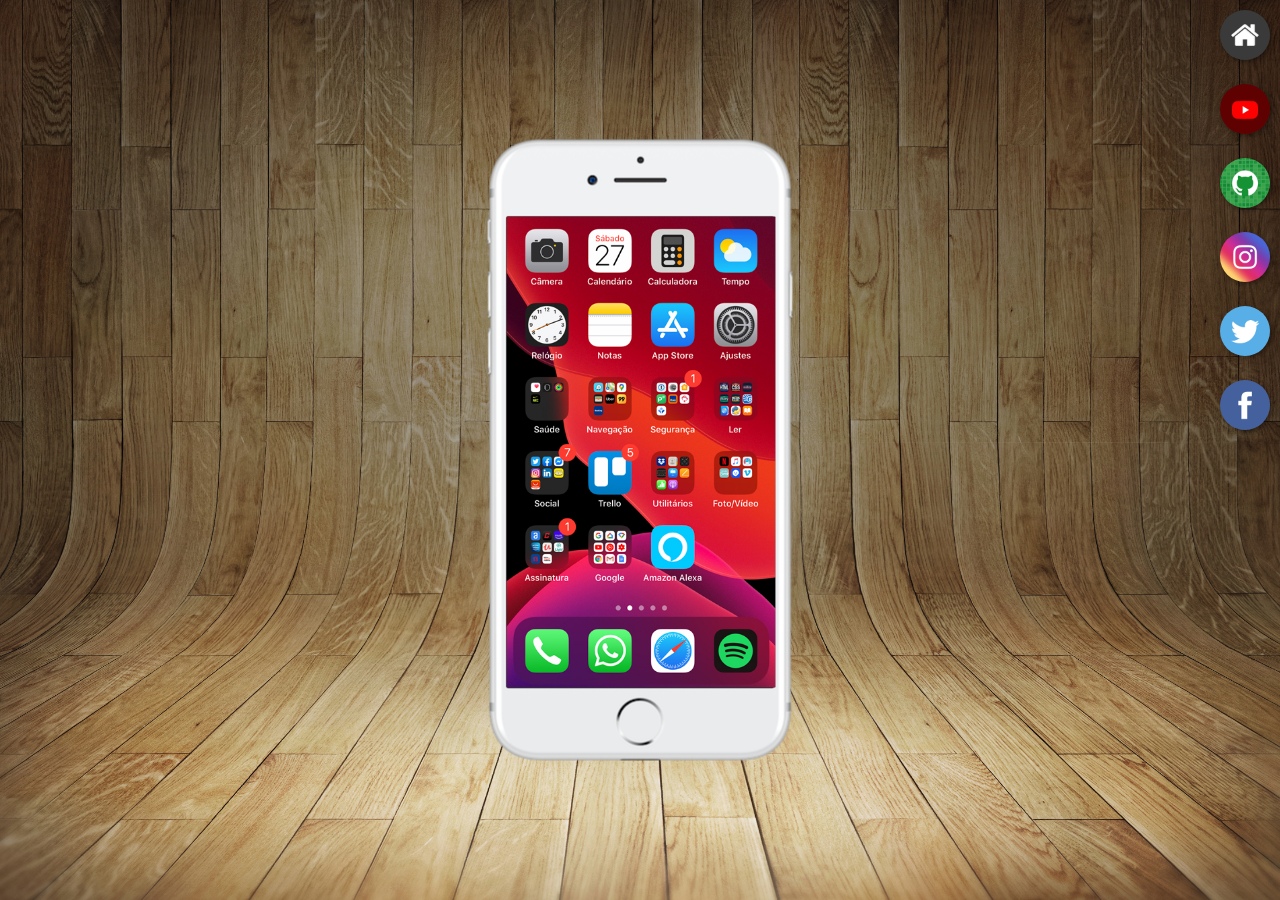
<file: index.html>
<!DOCTYPE html>
<html lang="pt-br">
<head>
    <meta charset="UTF-8">
    <meta name="viewport" content="width=device-width, initial-scale=1.0">
    <link rel="shortcut icon" href="favicon.ico" type="image/x-icon">
    <link rel="stylesheet" href="estilos/style.css">
    <title>Projeto Redes Sociais</title>
</head>
<body>
    <main>
        <section id="telefone">
            <iframe src="home.html" name="tela" id="tela" frameborder="0">
                Seu navegador não é compatível com isso.
            </iframe>

        </section>
        <section id="redes-sociais">
         <a href="home.html" target="tela"><img src="imagens/logo-home.jpg" alt="home"></a><br>                     <a href="youtube.html" target="tela"><img src="imagens/logo-youtube.jpg" alt="Youtube"></a><br>
         <a href="github.html" target="tela"><img src="imagens/logo-github.jpg" alt="Github"></a><br>
         <a href="instagram.html" target="tela"><img src="imagens/logo-instagram.jpg" alt="Instagram"></a><br>
         <a href="twitter.html" target="tela"><img src="imagens/logo-twitter.jpg" alt="Twitter"></a><br>
         <a href="facebook.html" target="tela"><img src="imagens/logo-facebook.jpg" alt="Facebook"></a>
        </section>
    </main>
</body>
</html>
</file>
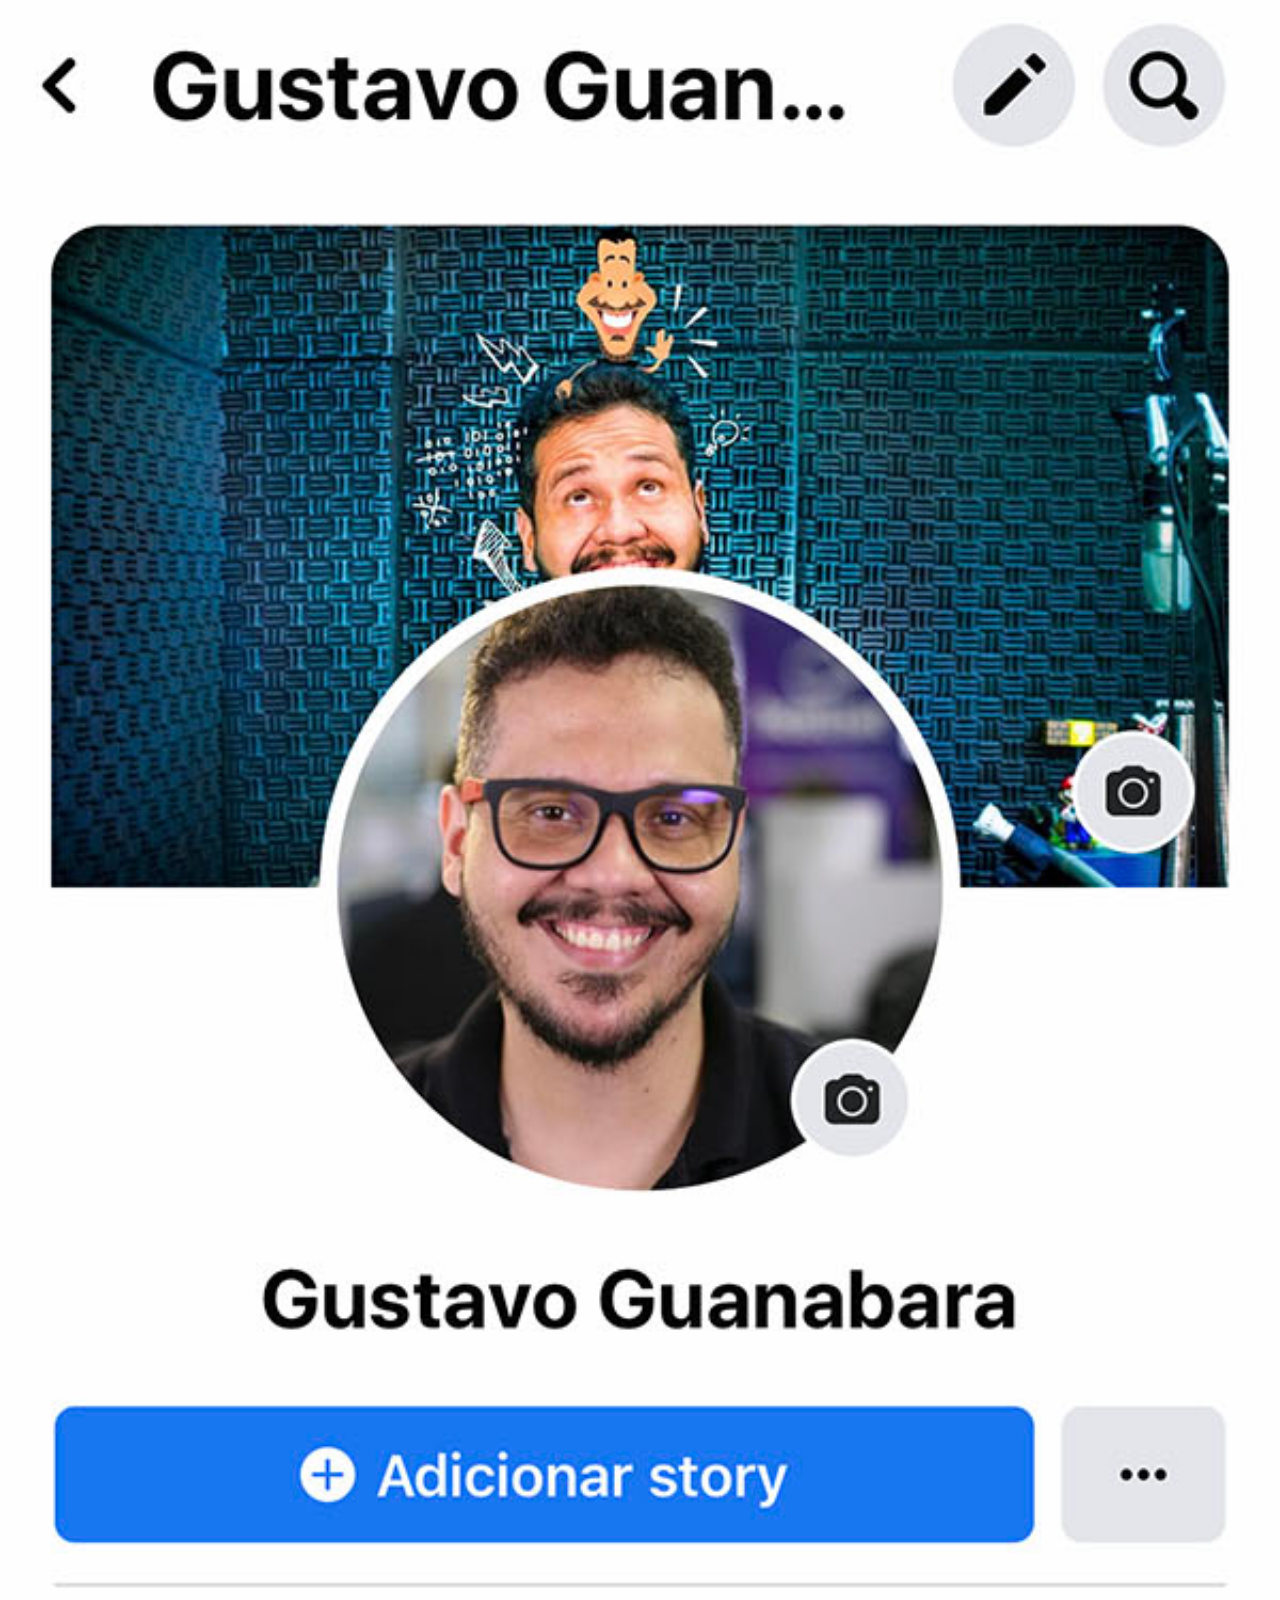
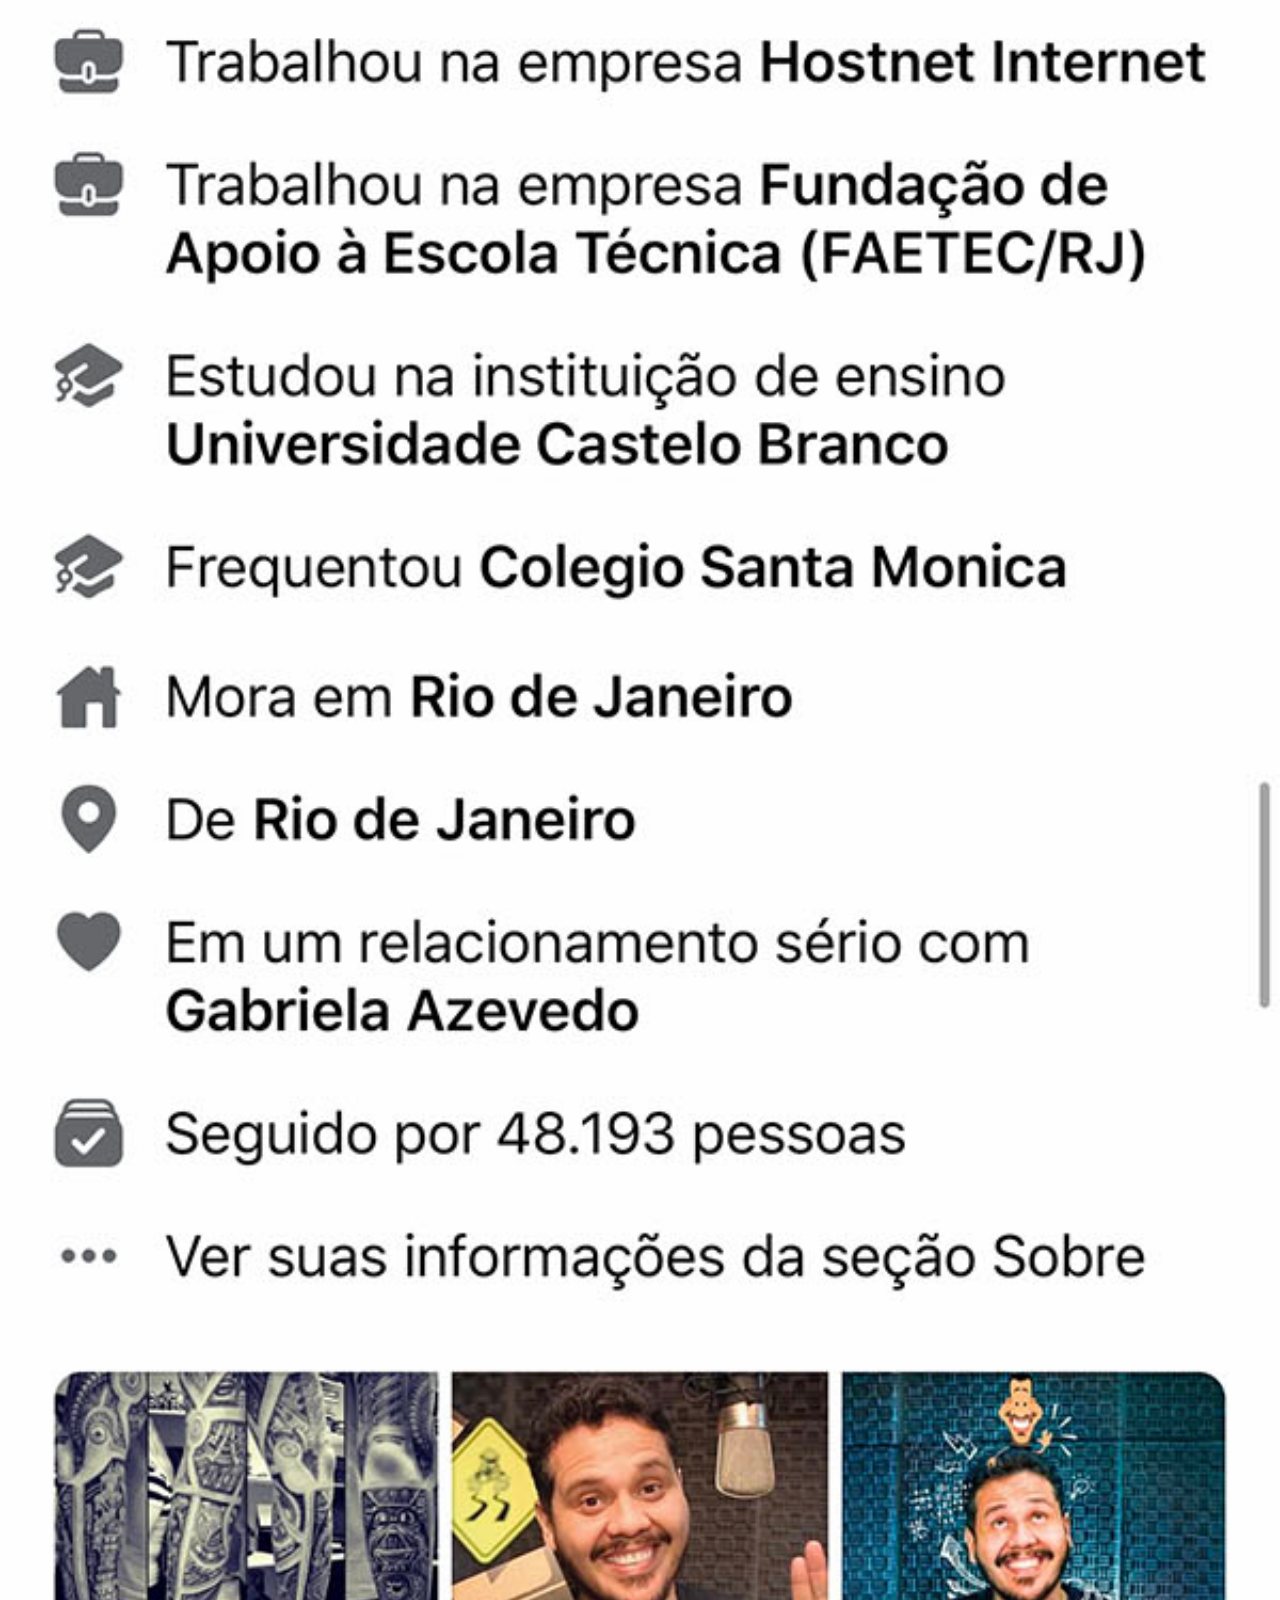
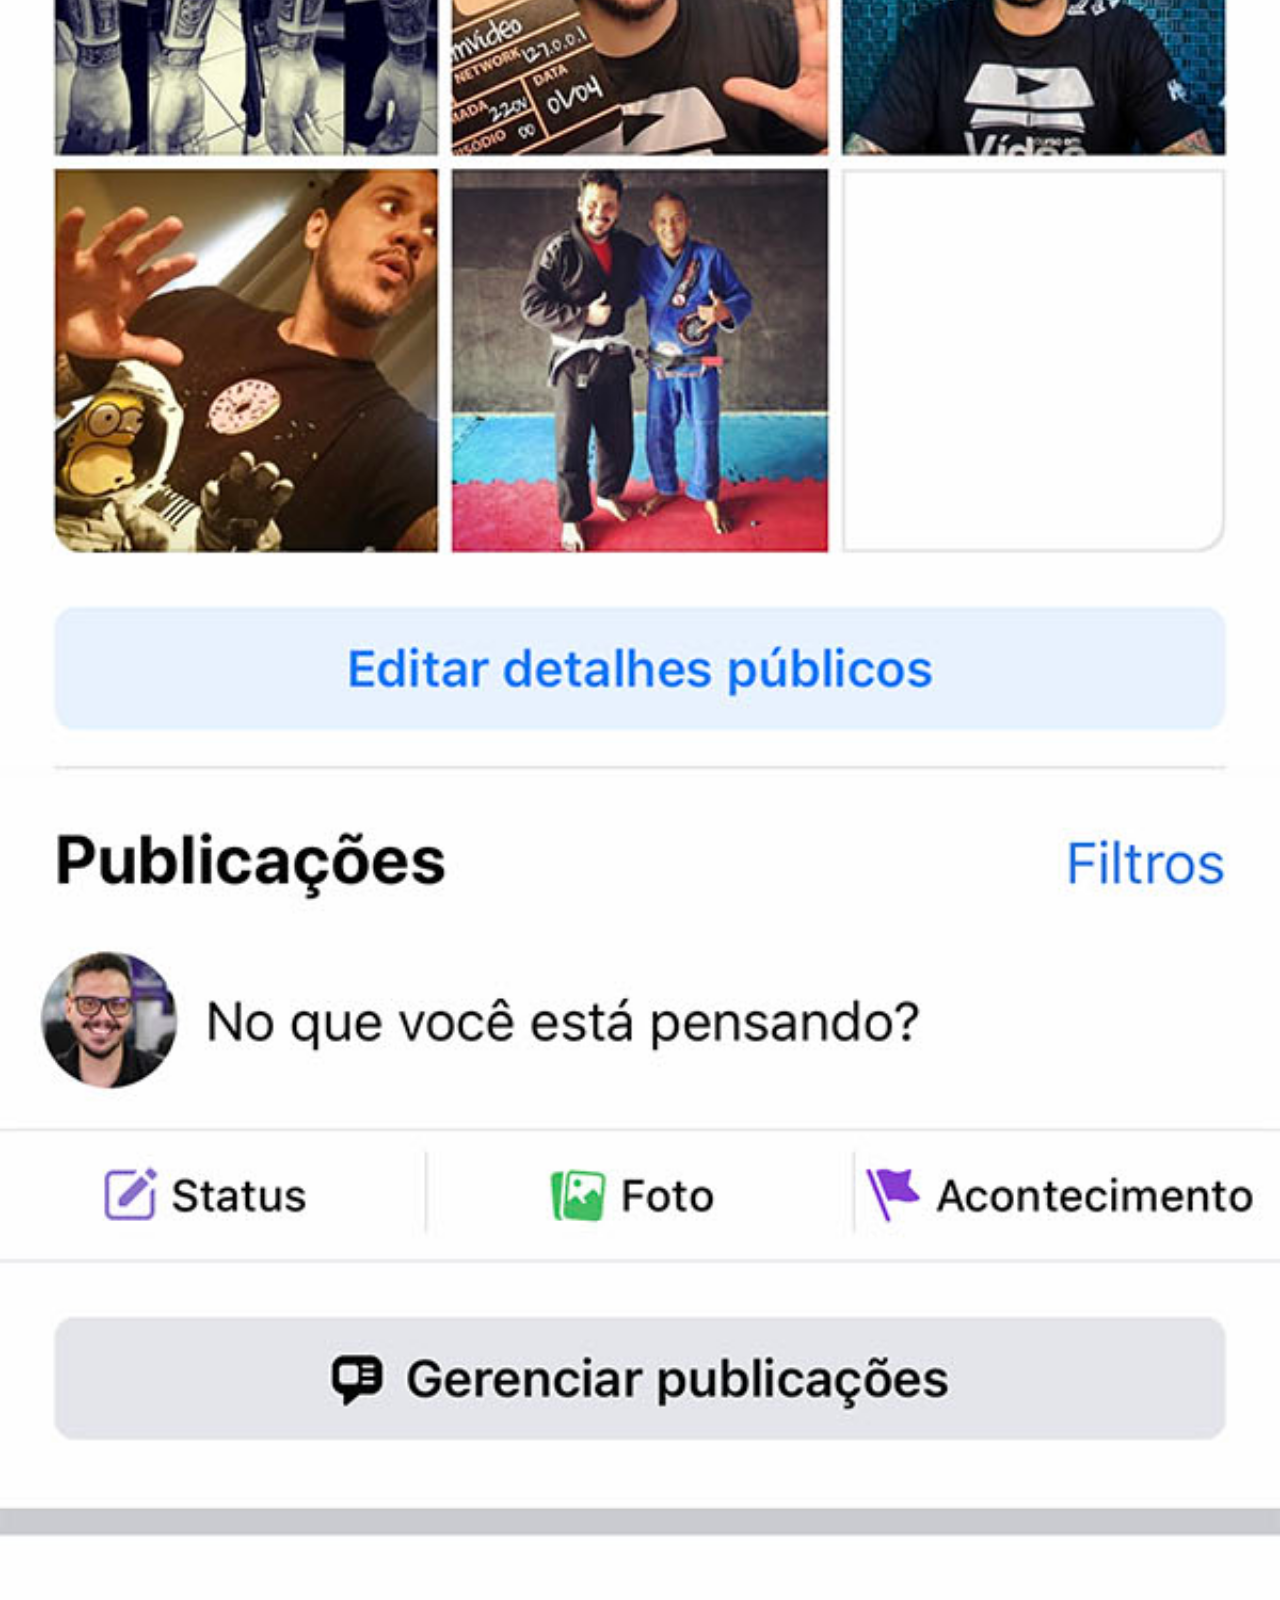
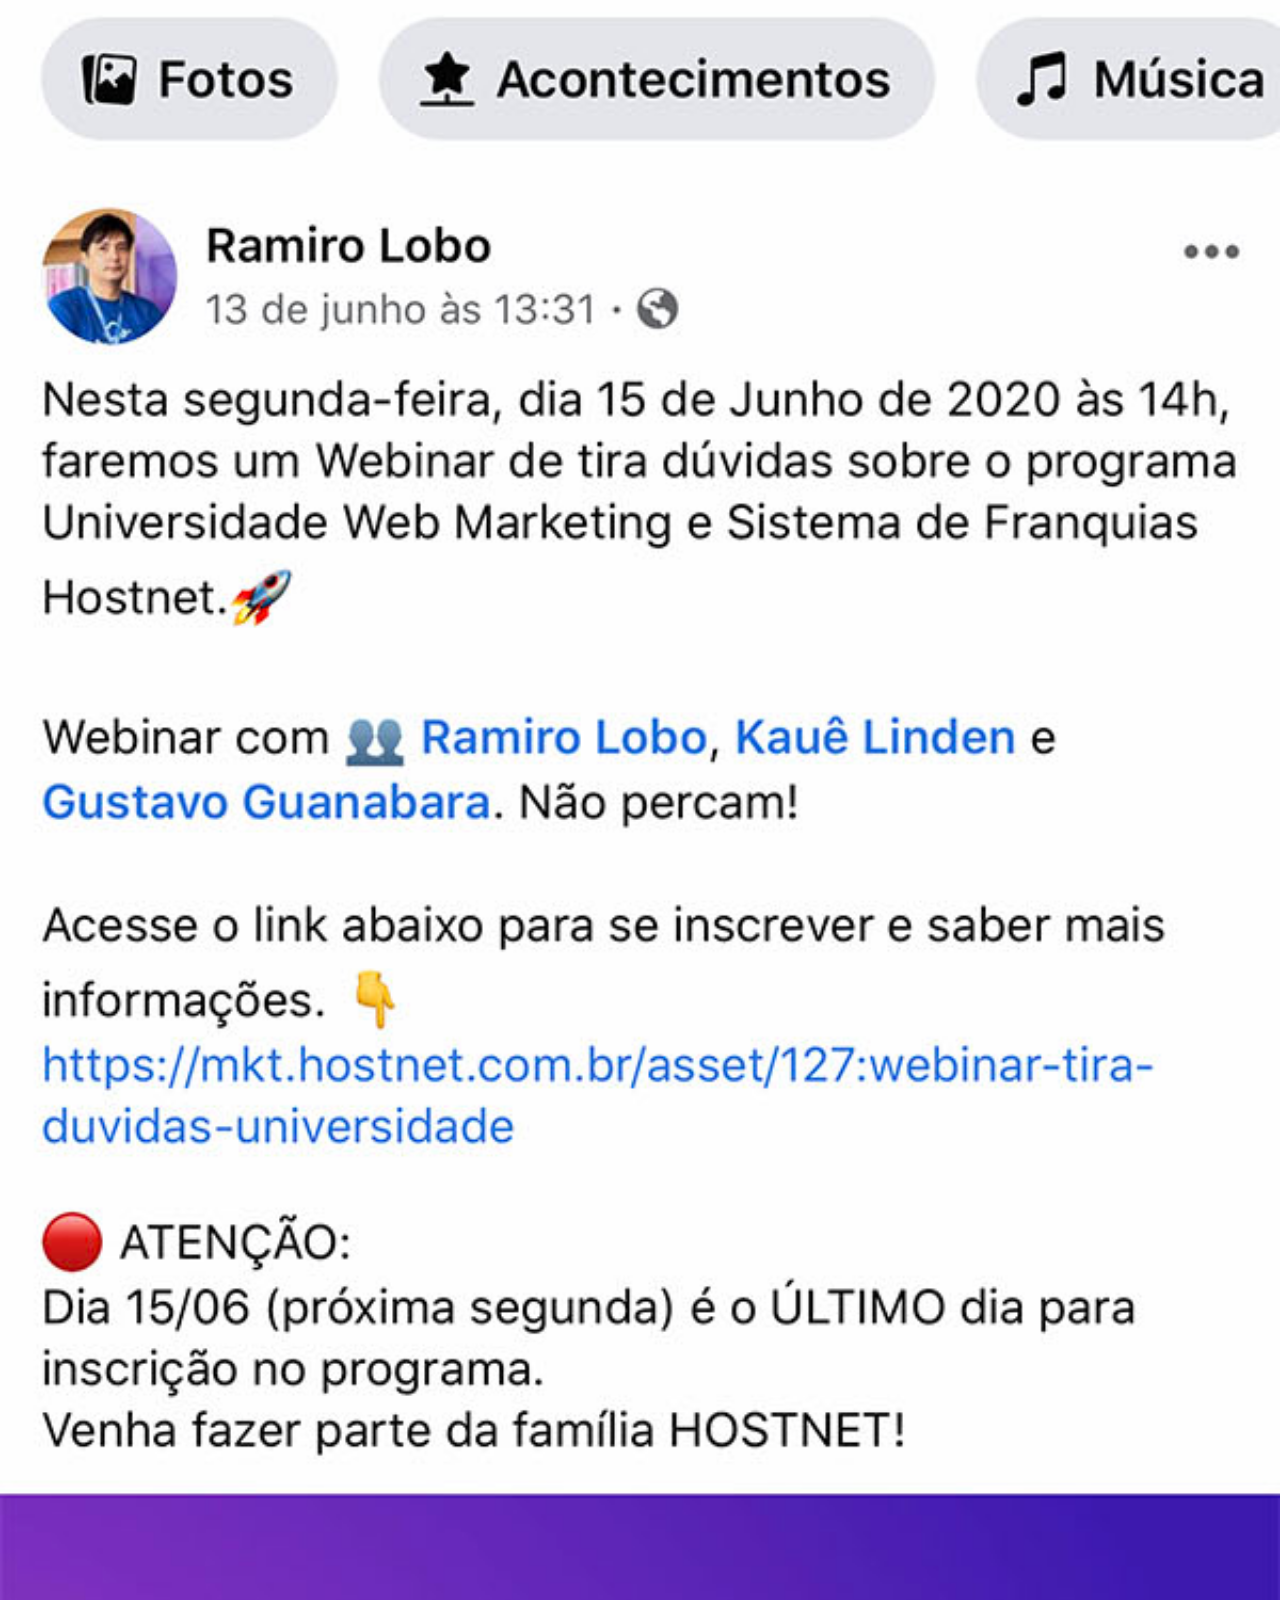
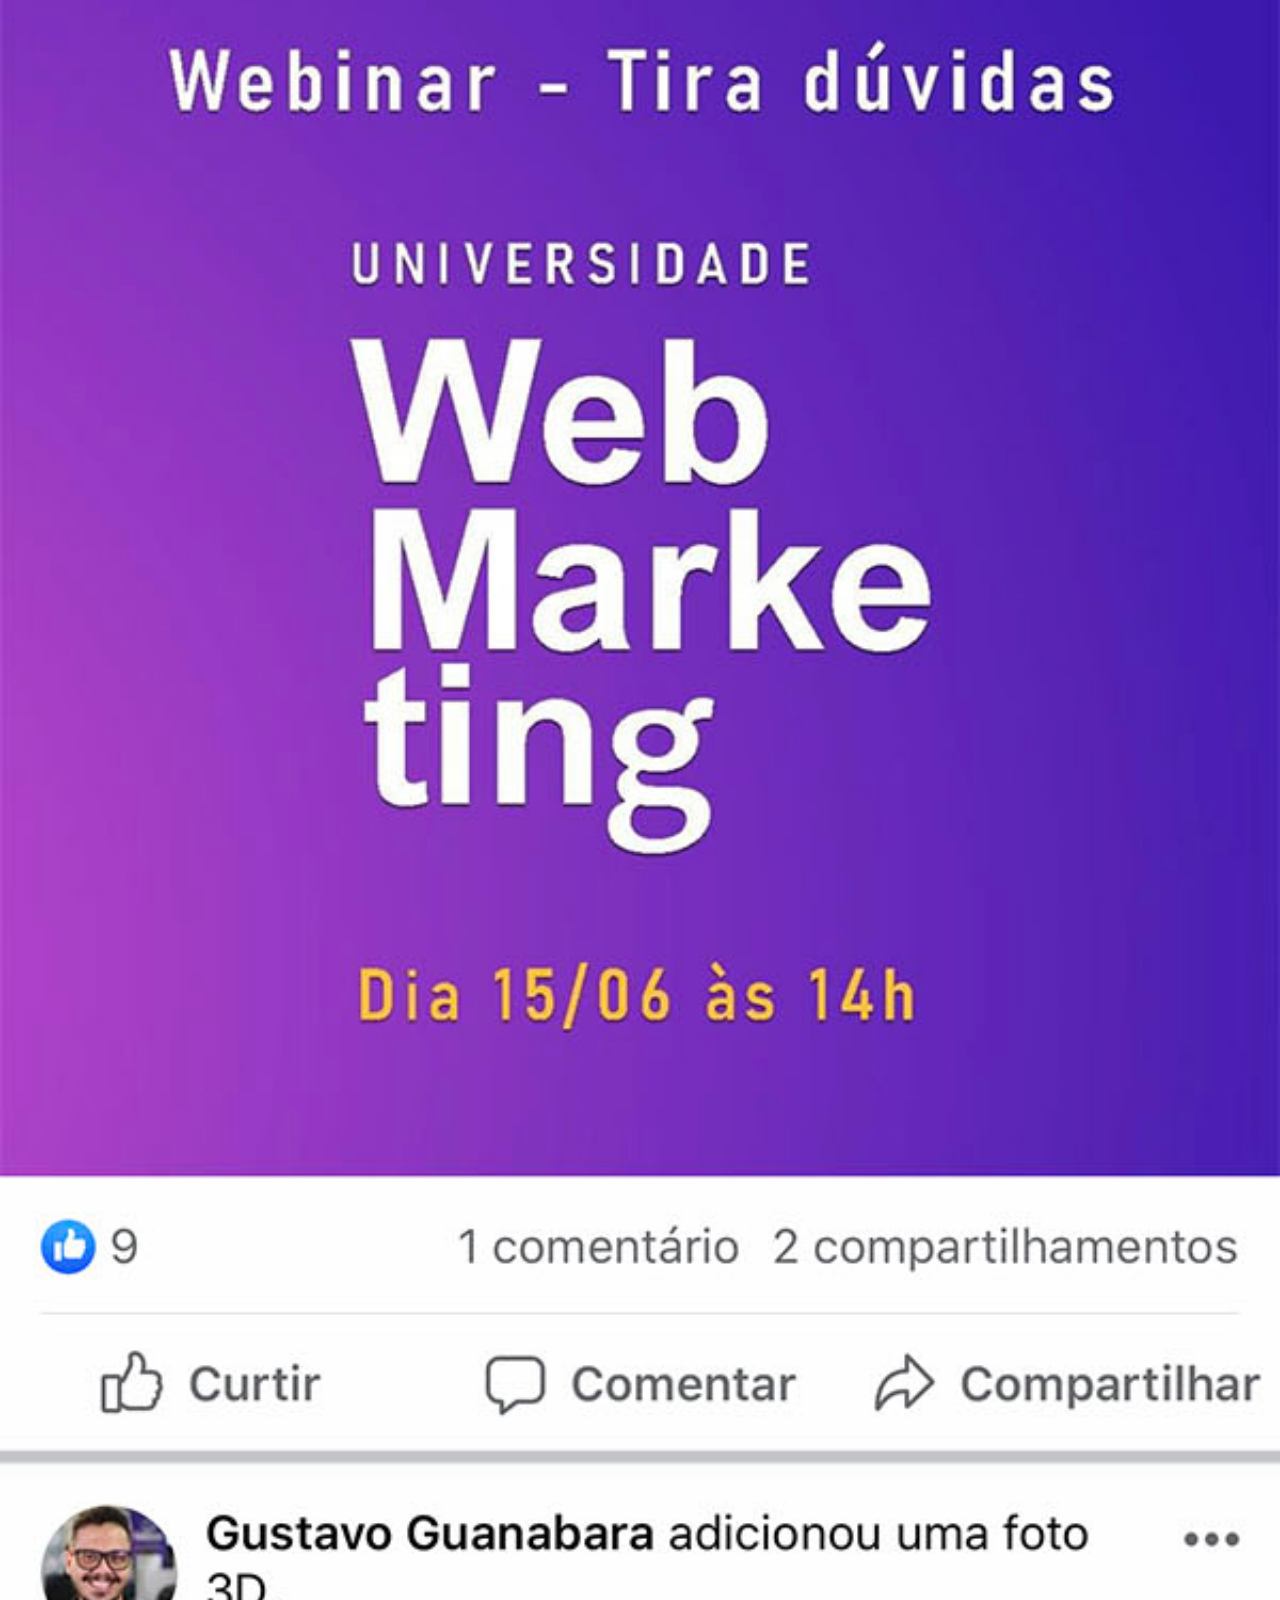
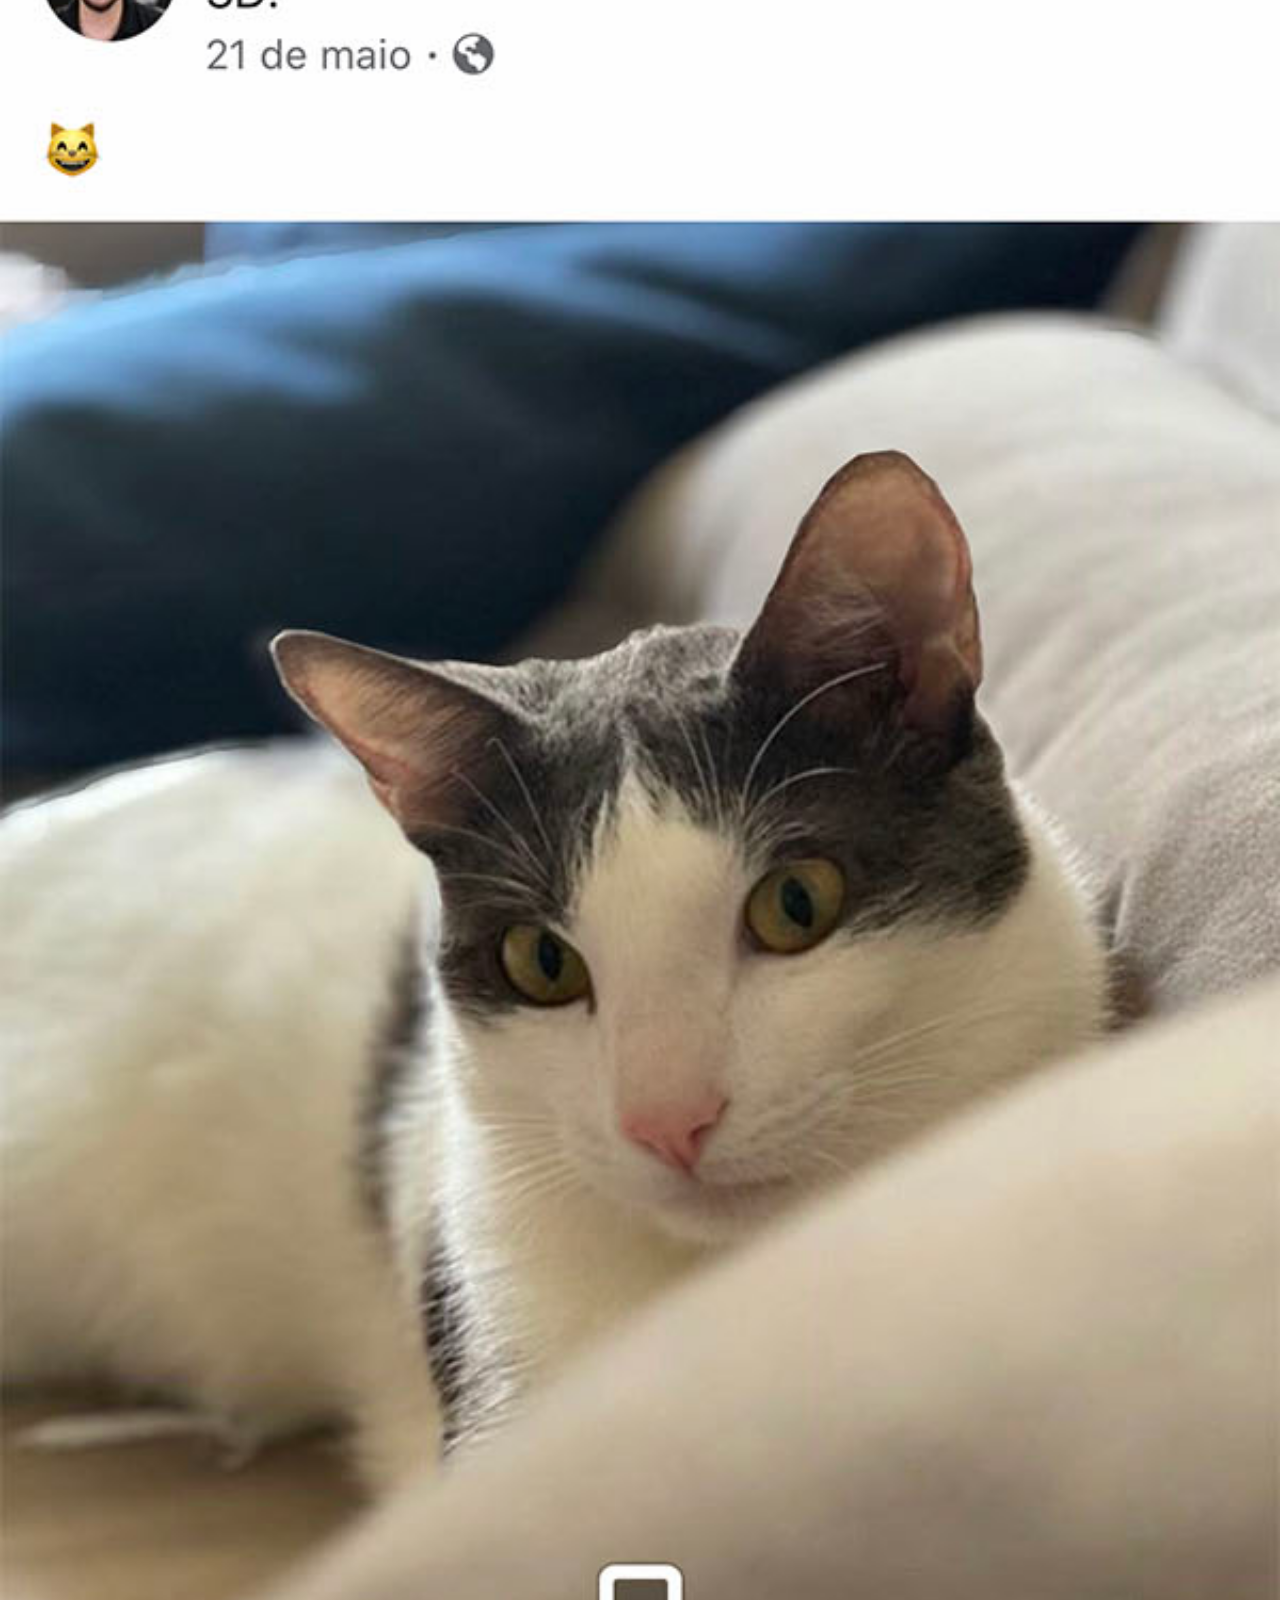
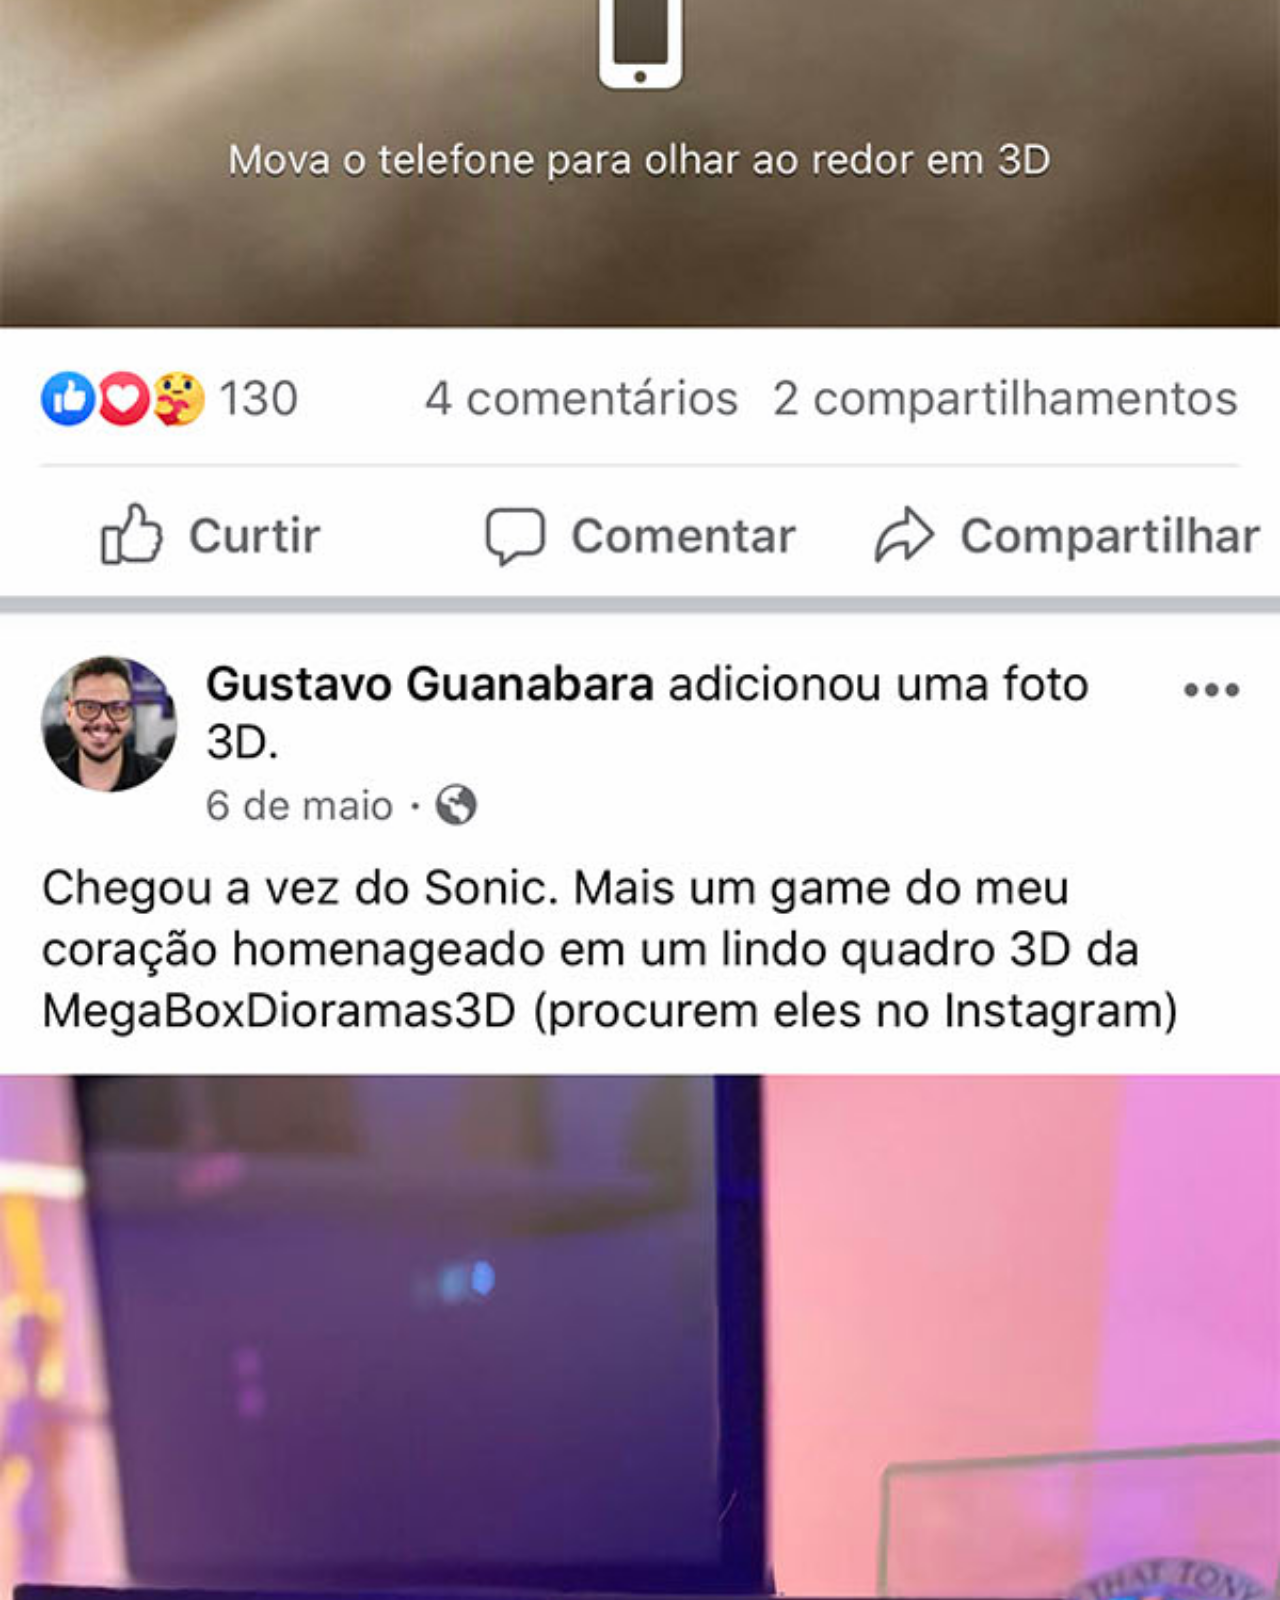
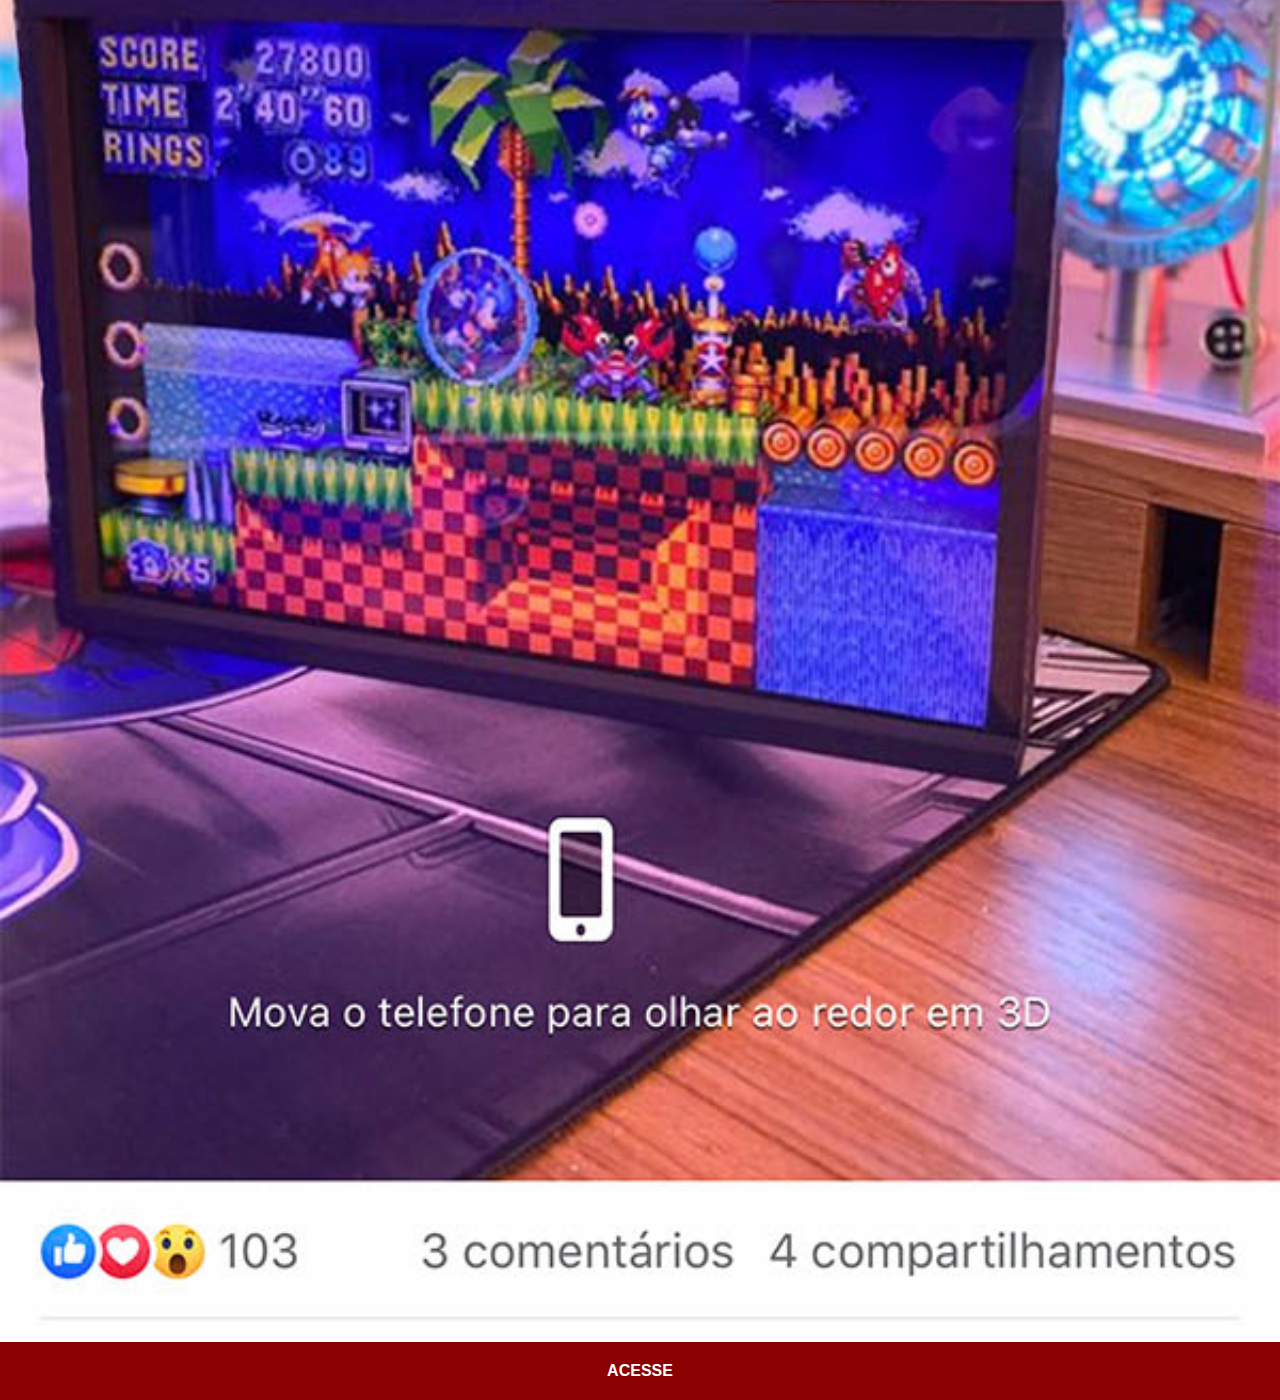
<file: facebook.html>
<!DOCTYPE html>
<html lang="pt-br">
<head>
    <meta charset="UTF-8">
    <meta name="viewport" content="width=device-width, initial-scale=1.0">
    <title>Facebook</title>
    <link rel="stylesheet" href="estilos/social.css">
</head>
<body>
    <img src="imagens/tela-facebook.jpg" alt="Facebook">
    <a href="https://www.facebook.com/gustavoguanabara" target="_blank">ACESSE</a>
</body>
</html>
</file>
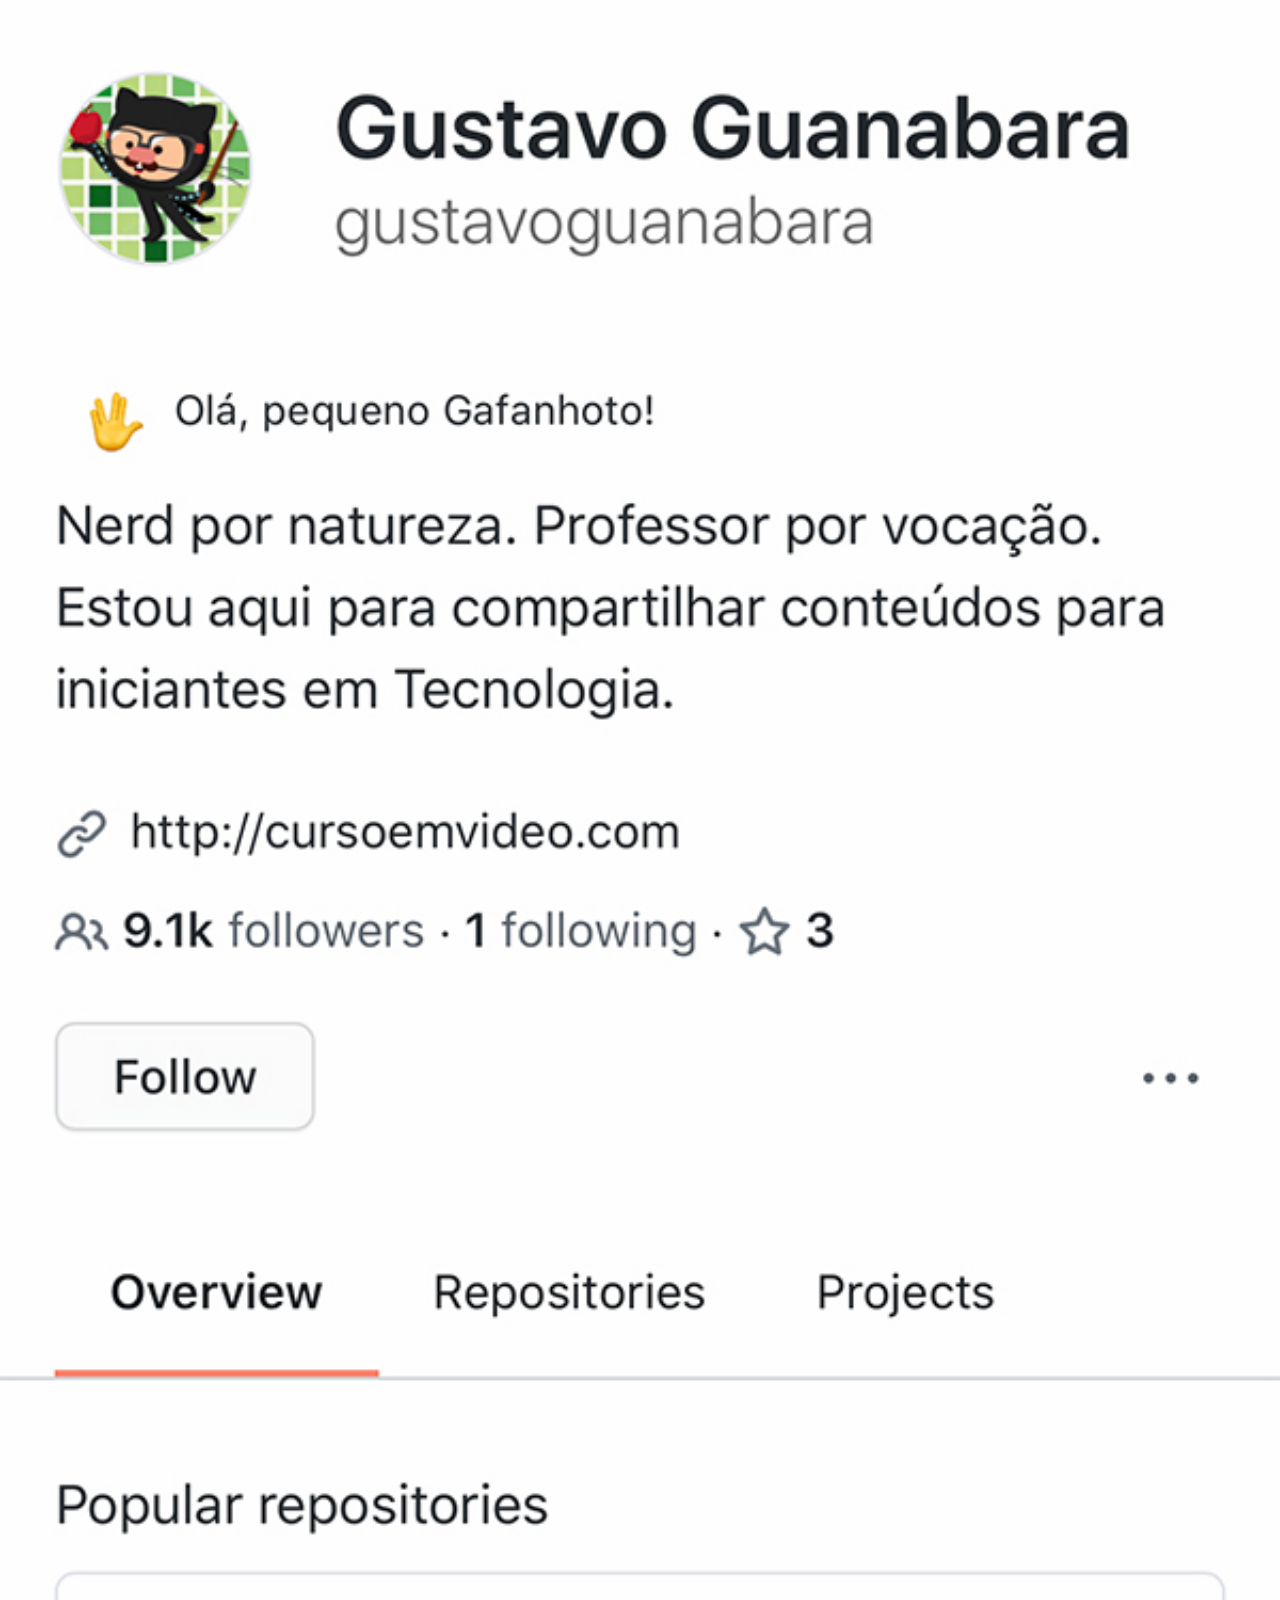
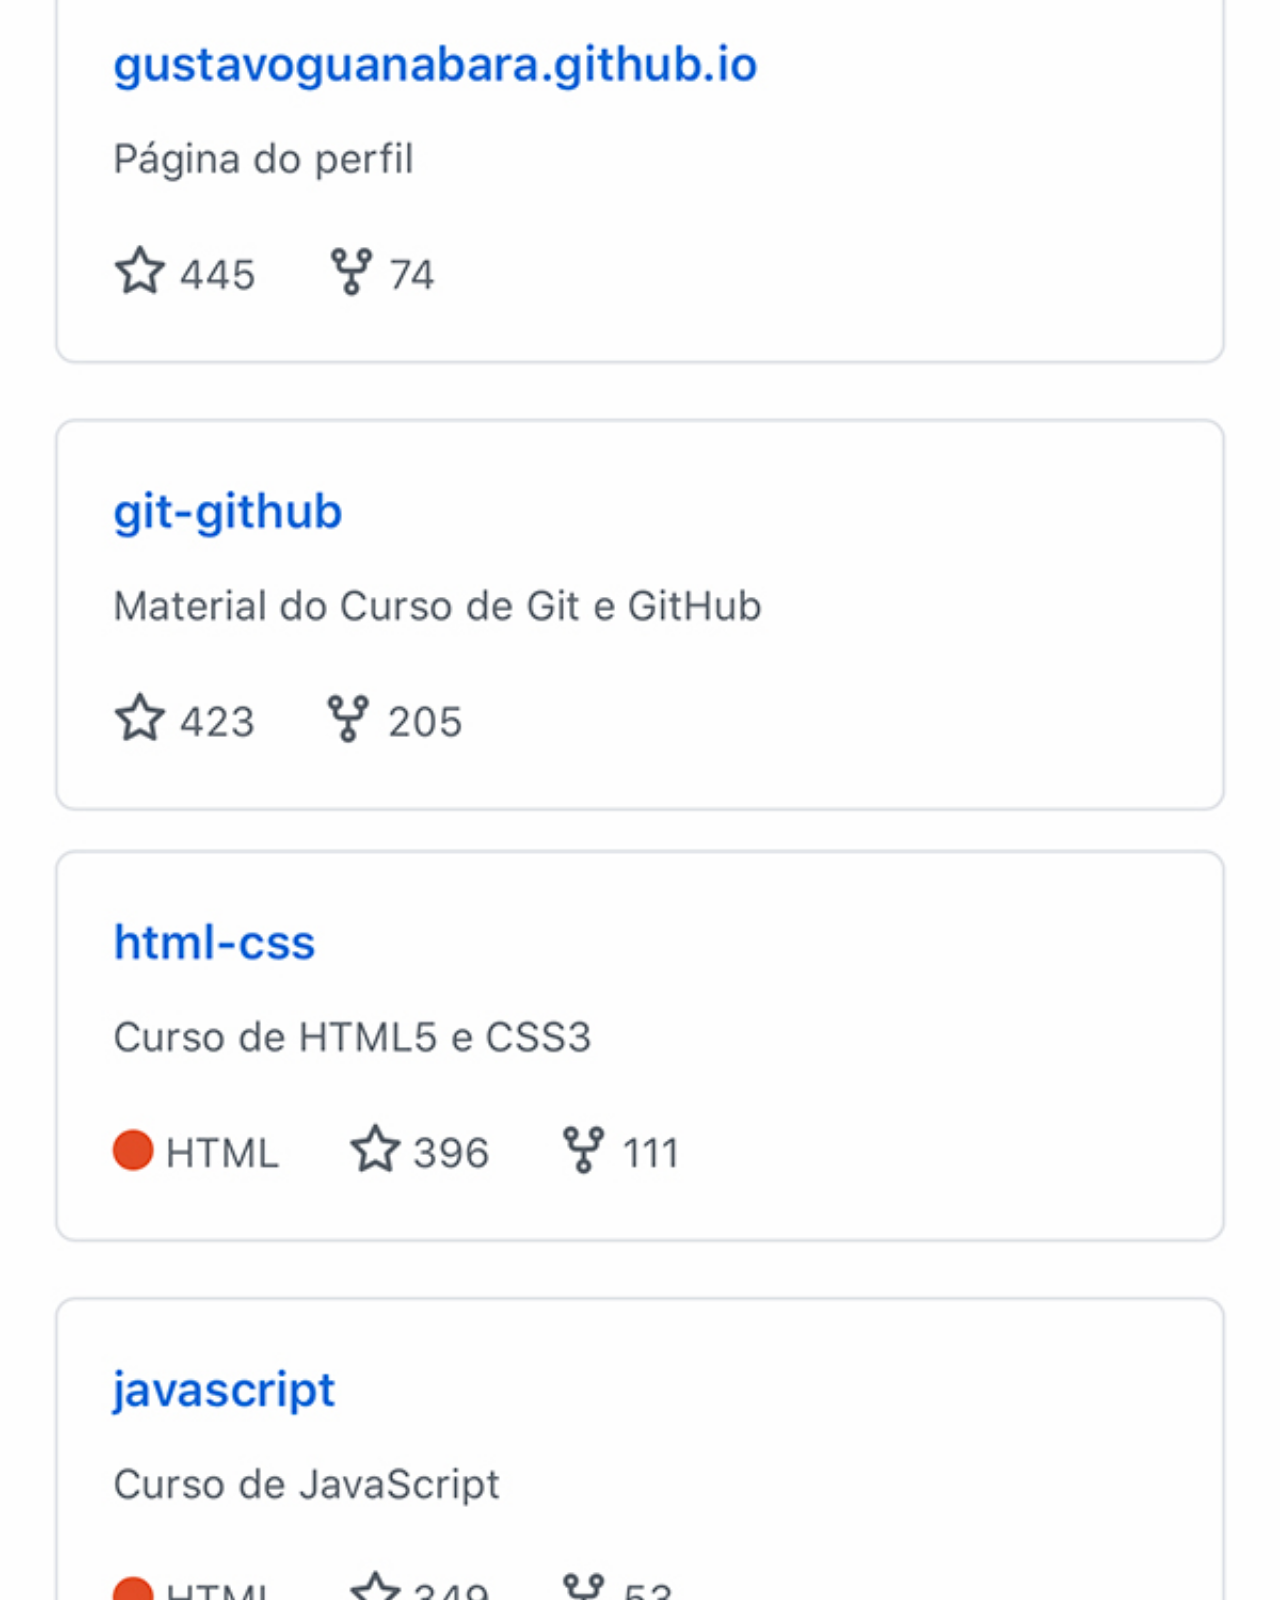
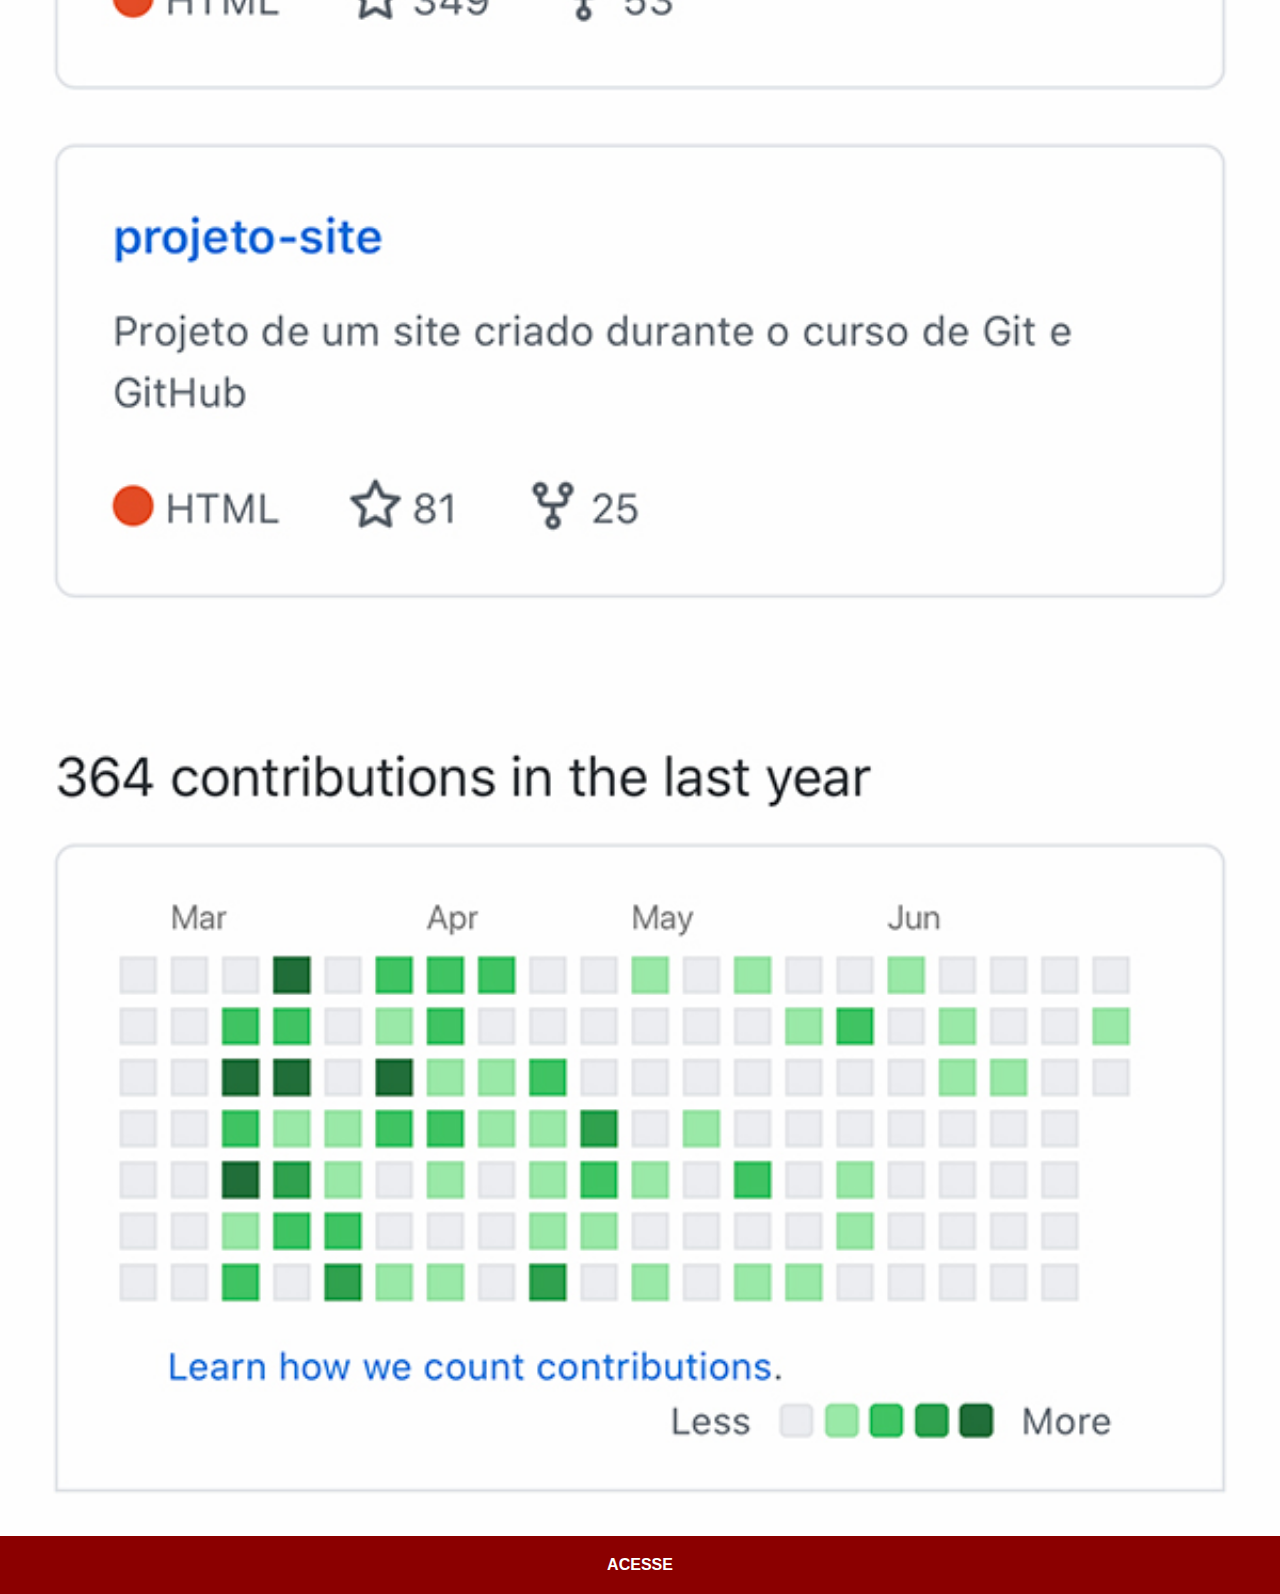
<file: github.html>
<!DOCTYPE html>
<html lang="pt-br">
<head>
    <meta charset="UTF-8">
    <meta name="viewport" content="width=device-width, initial-scale=1.0">
    <title>Github</title>
    <link rel="stylesheet" href="estilos/social.css">
</head>
<body>
    <img src="imagens/tela-github.jpg" alt="Github">
    <a href="https://github.com/gustavoguanabara" target="_blank">ACESSE</a>
</body>
</html>
</file>
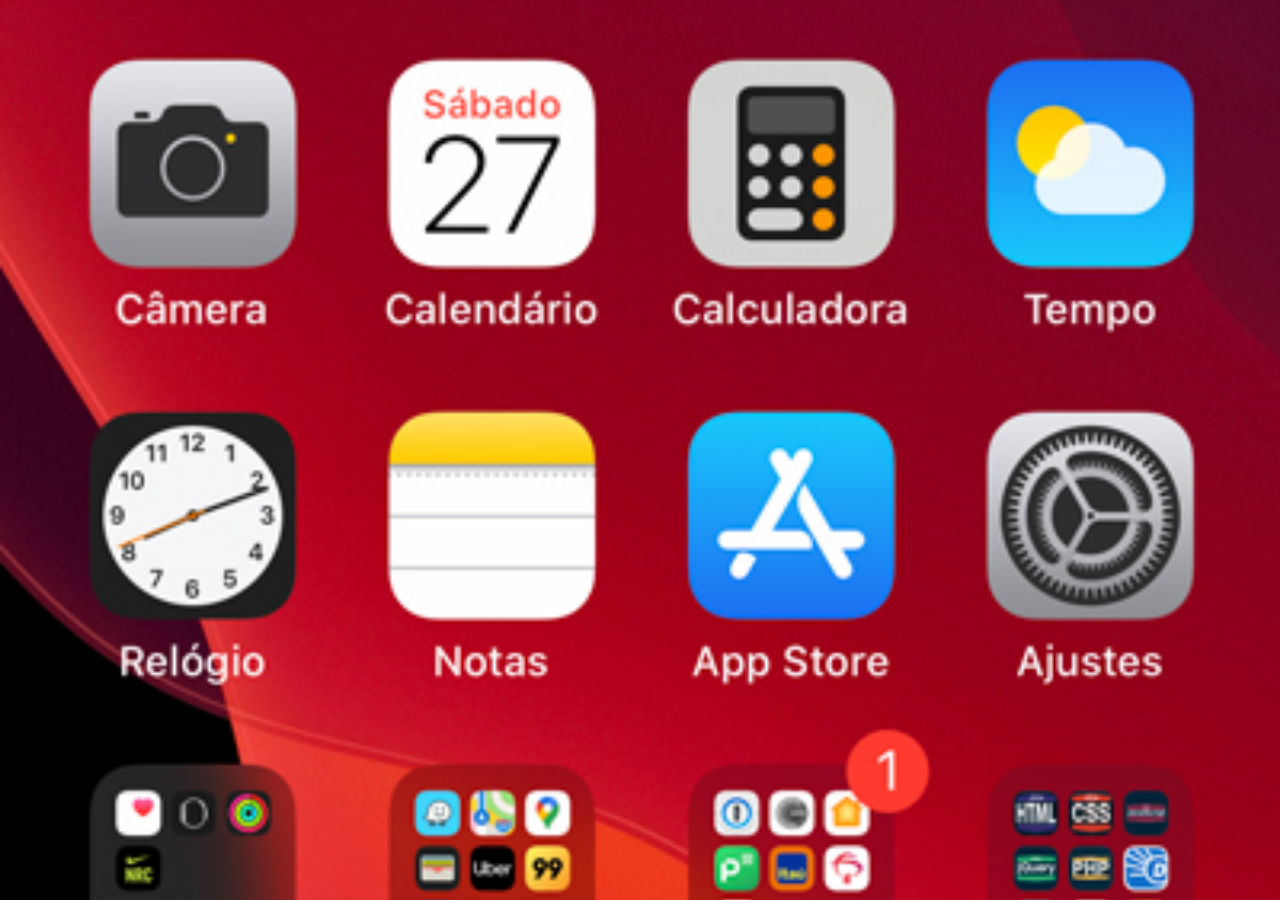
<file: home.html>
<!DOCTYPE html>
<html lang="pt-br">
<head>
    <meta charset="UTF-8">
    <meta name="viewport" content="width=device-width, initial-scale=1.0">
    <title>Home</title>
</head>
<style>
    *{
        margin: 0px;
        padding: 0px;
    }

    body {
        width: 100vw;
        height: 100vh;
        background: black url('imagens/tela-home.jpg') no-repeat top center;   
        background-size: cover;     
    }
</style>
<body>
    
</body>
</html>
</file>
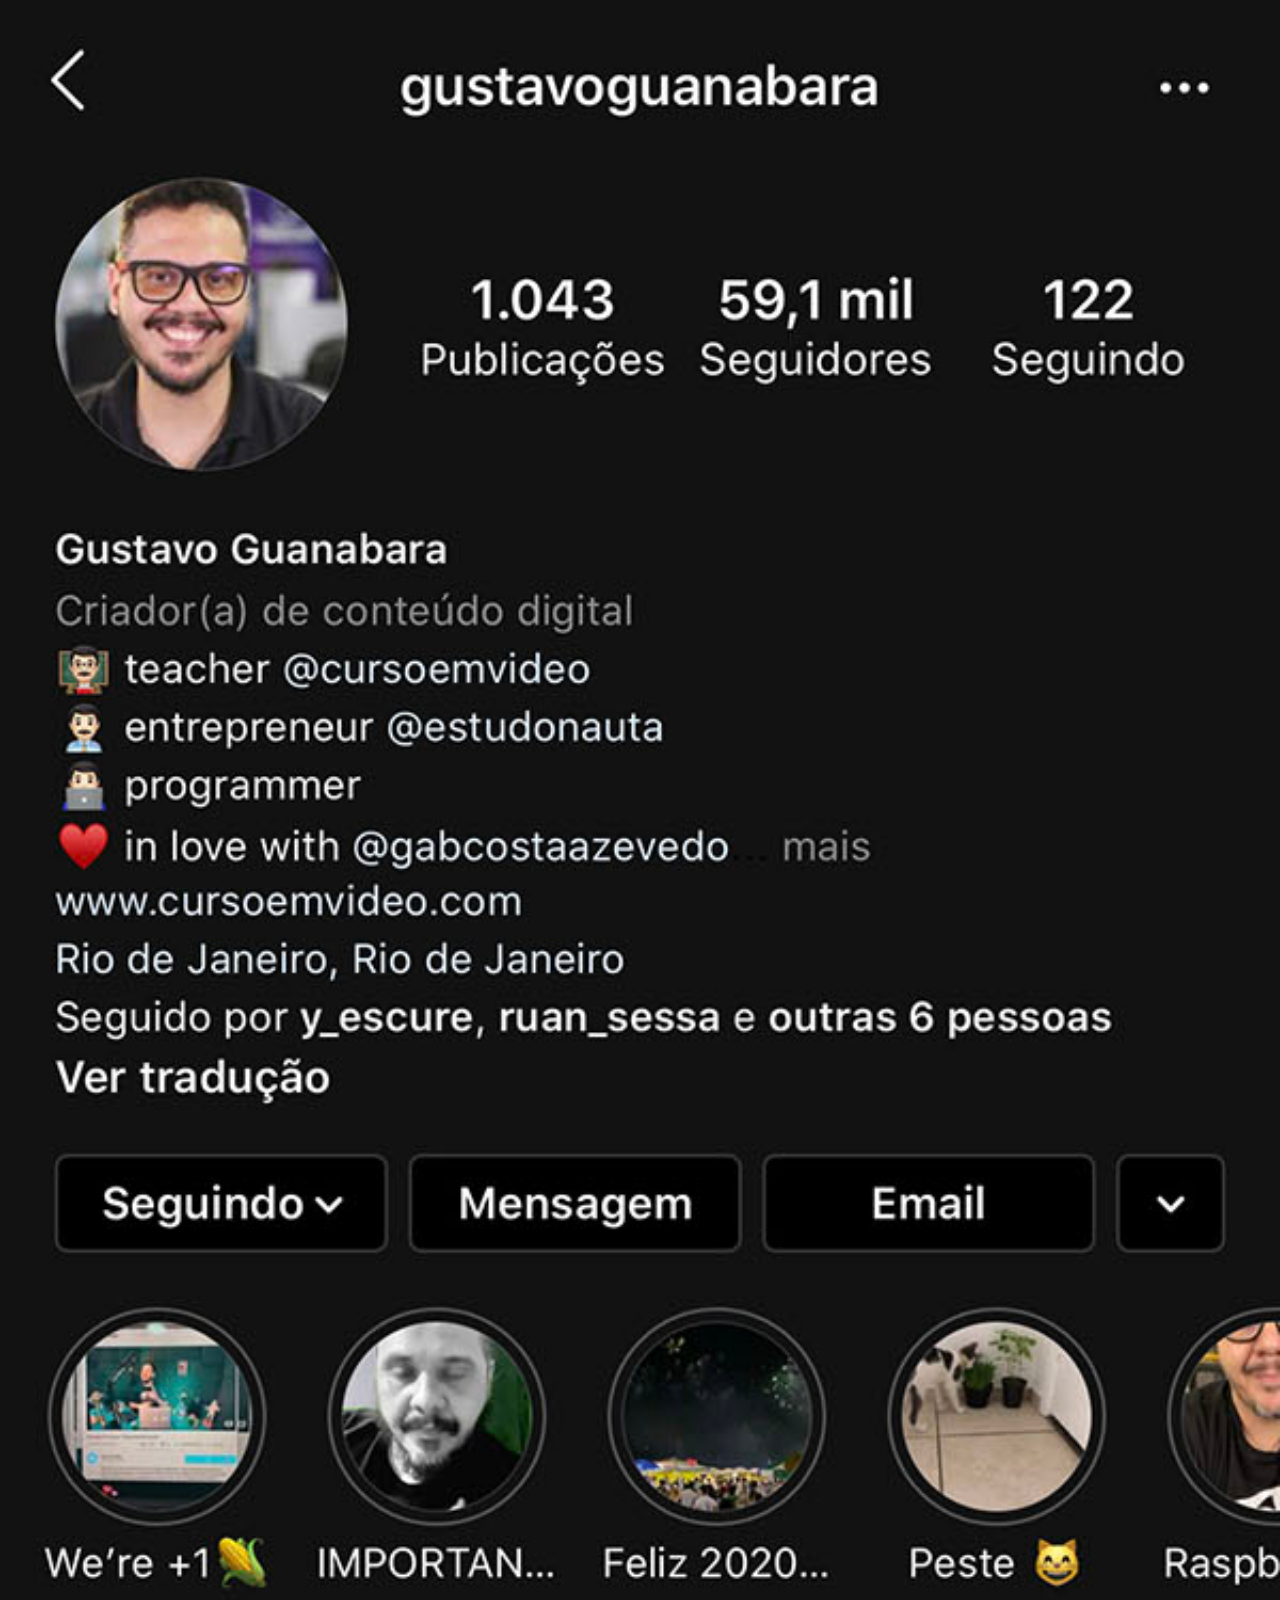
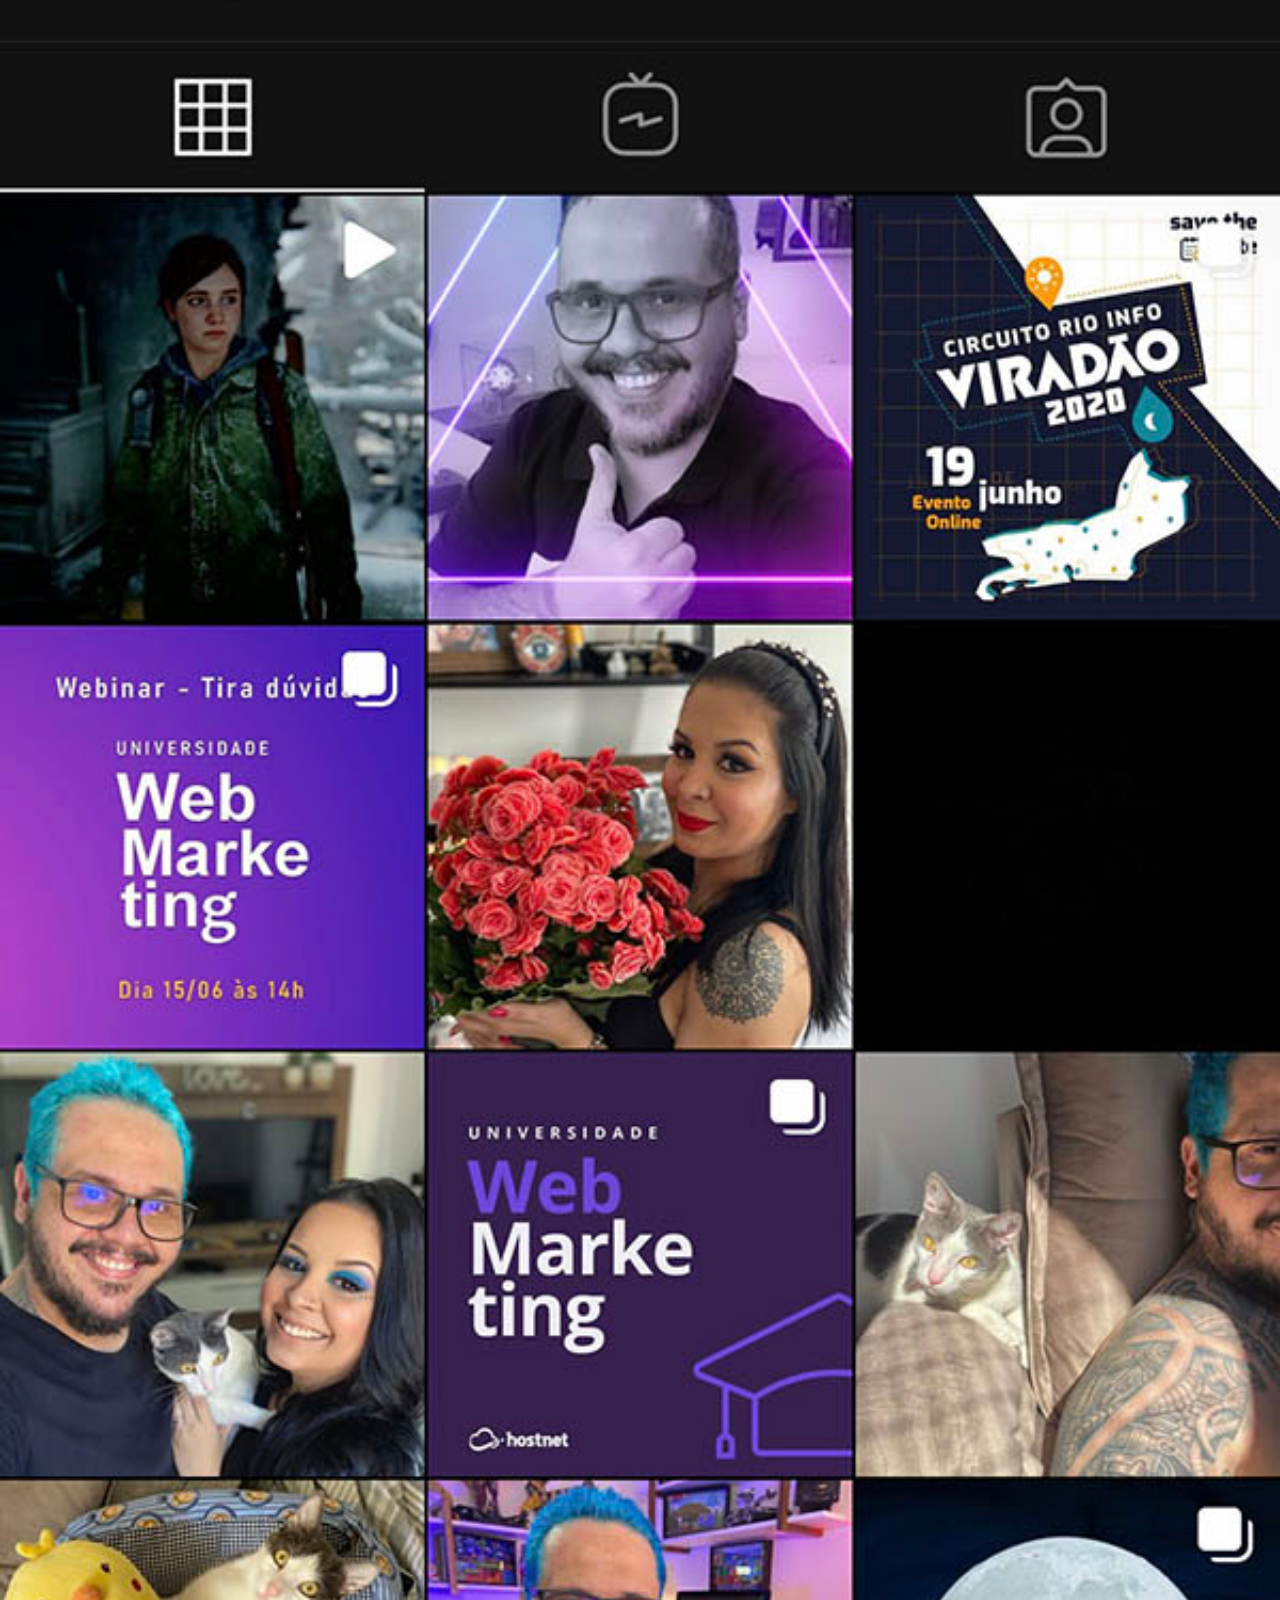
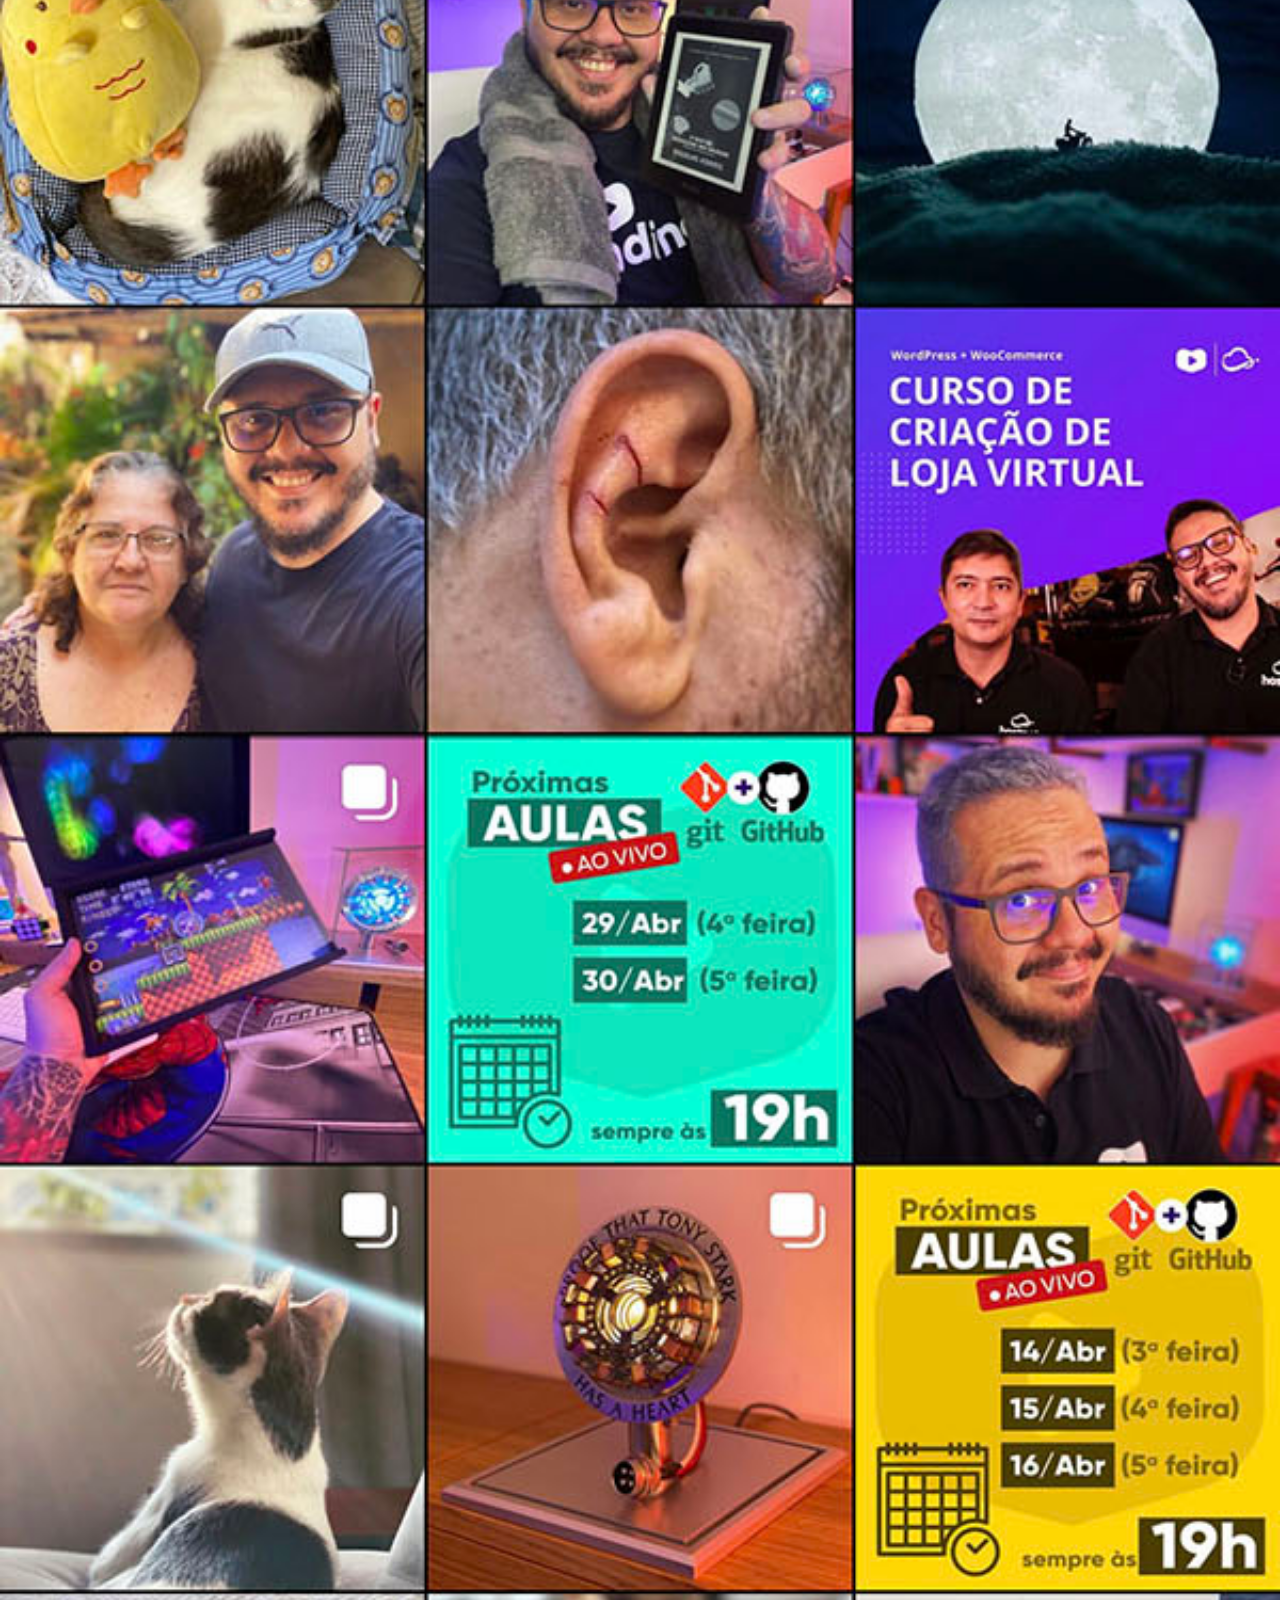
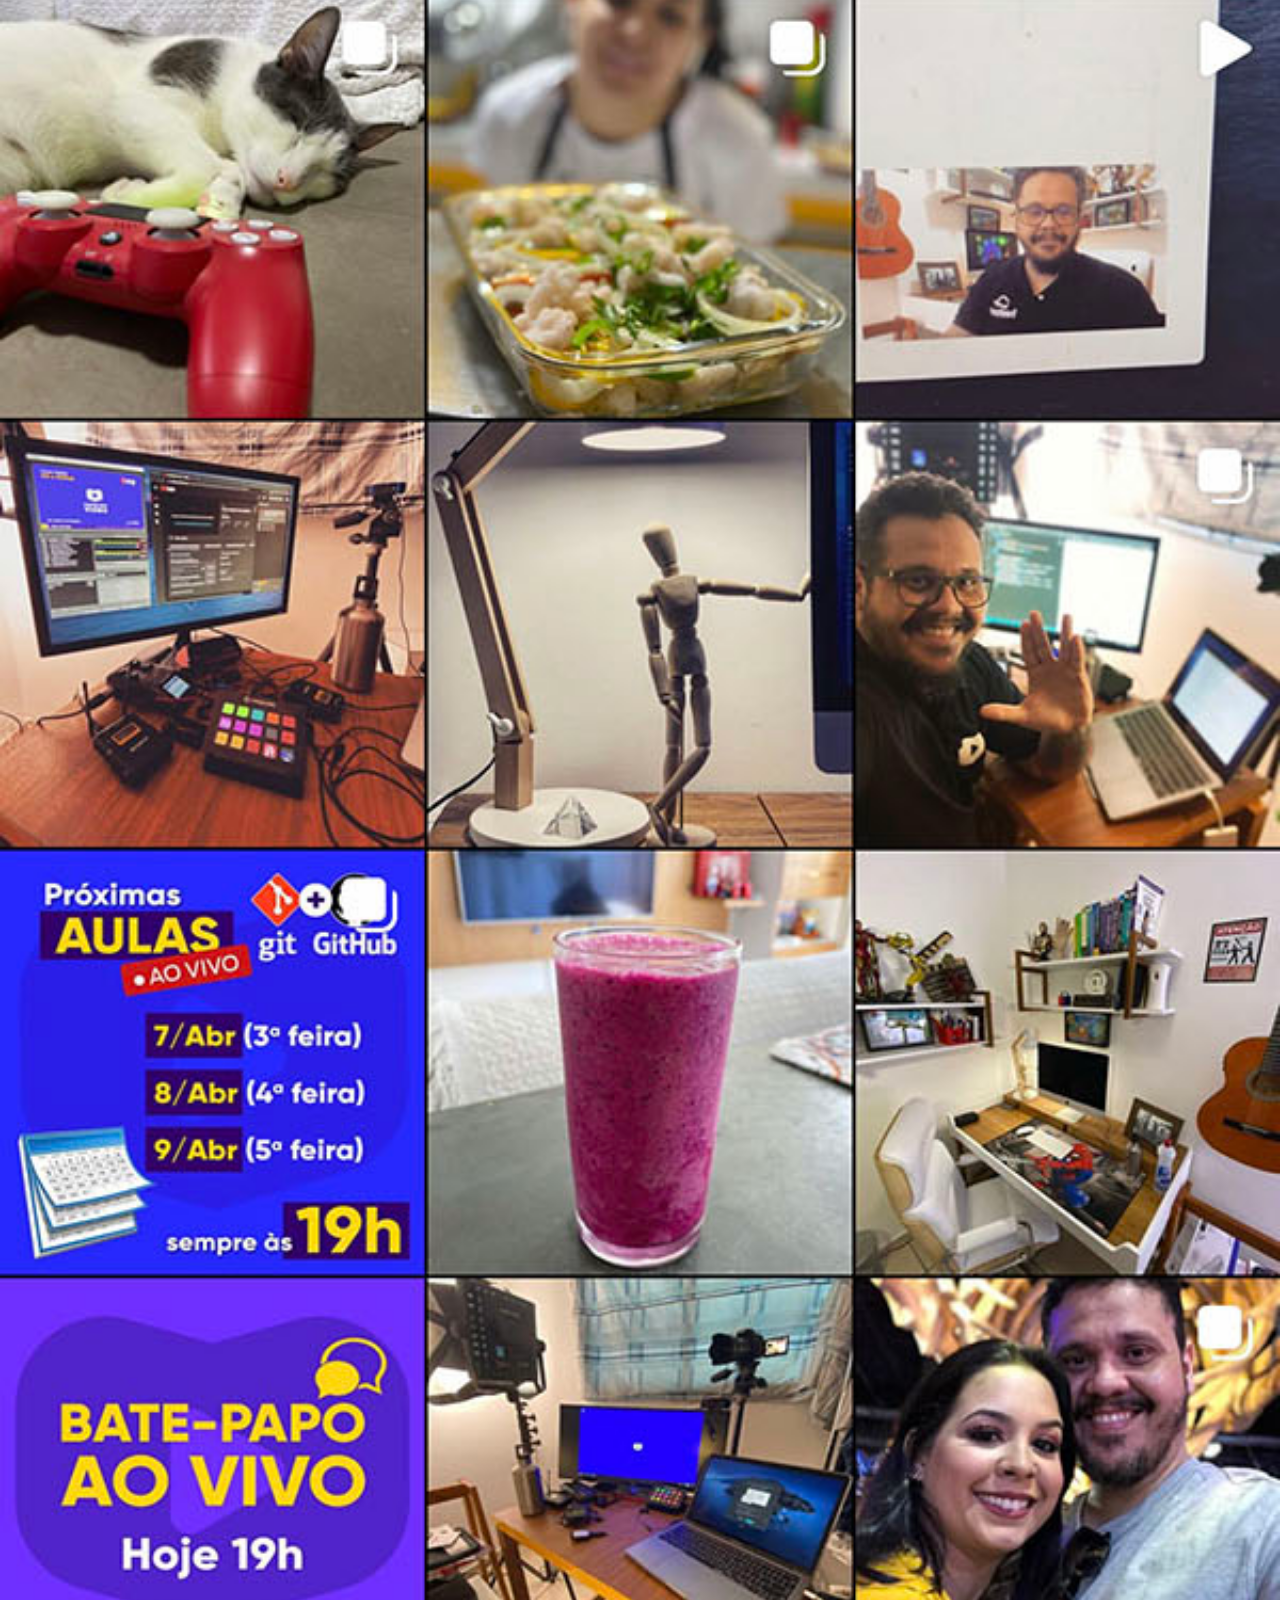
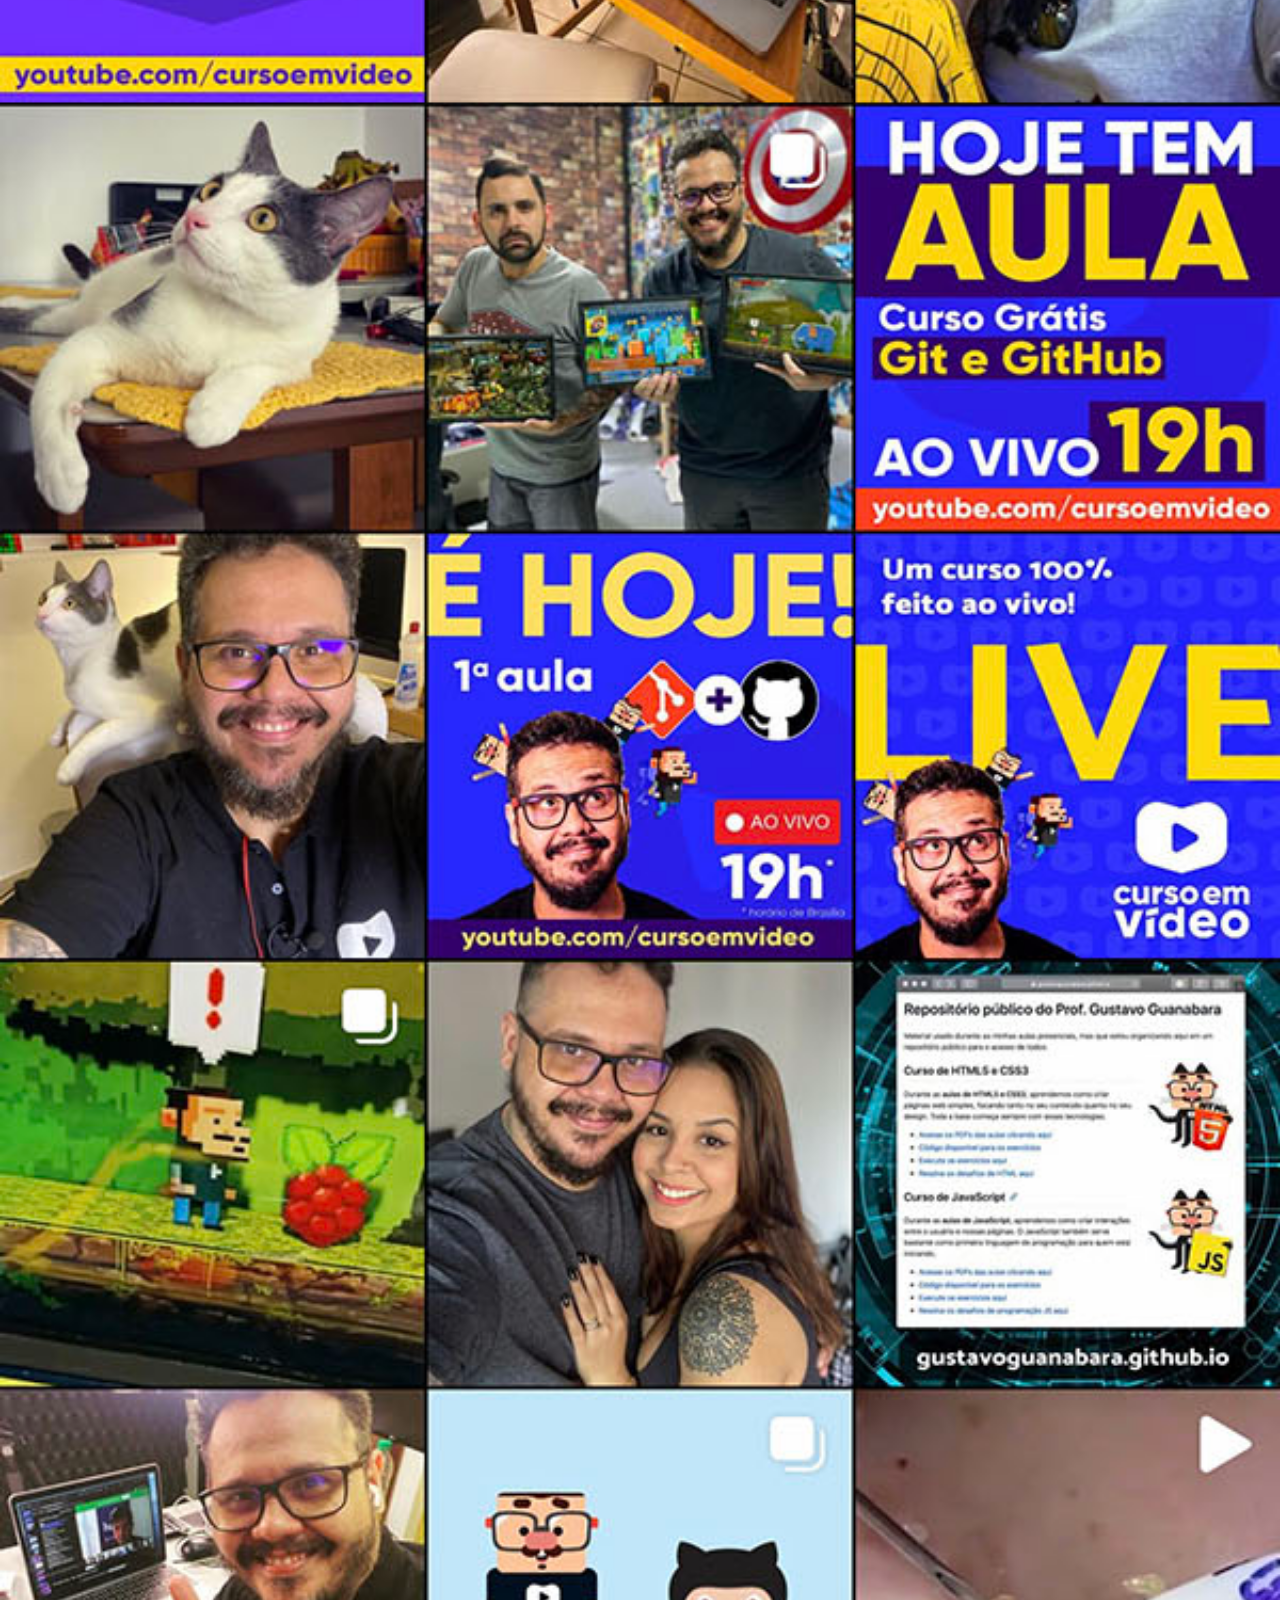
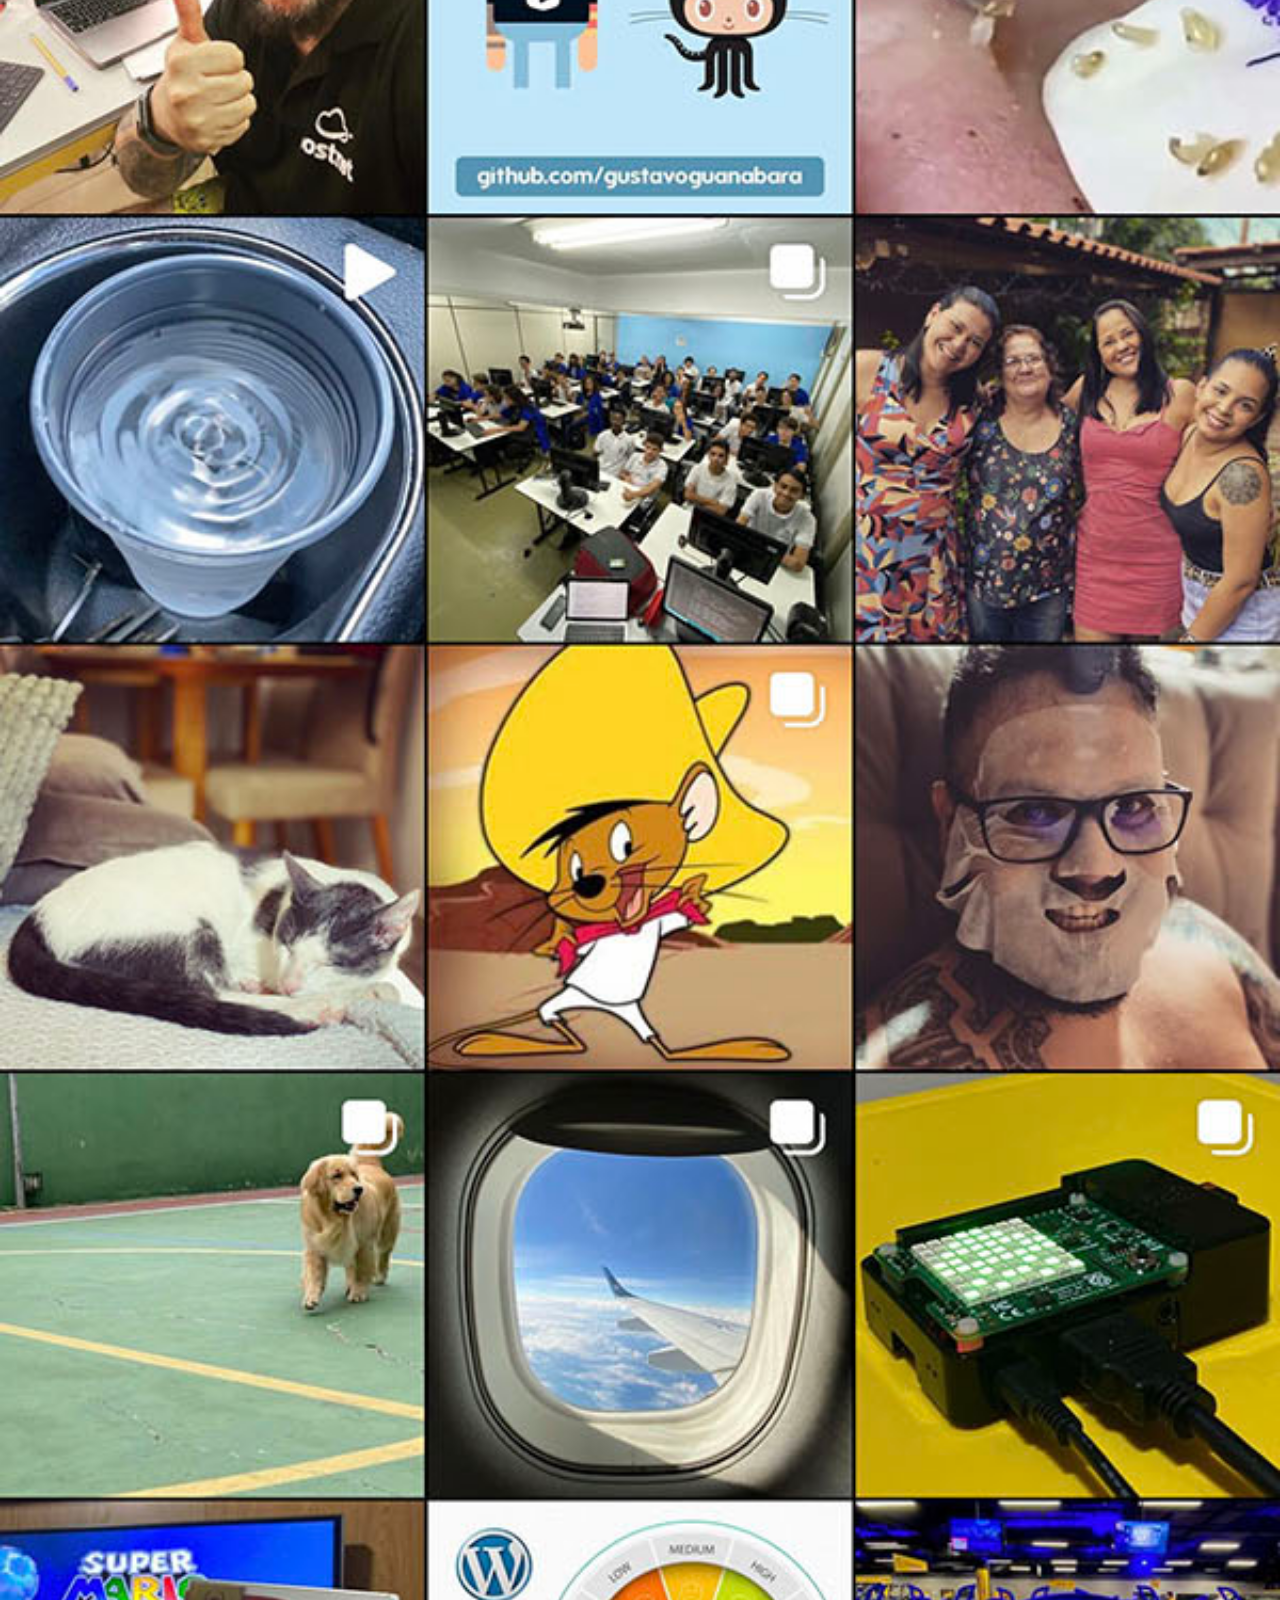
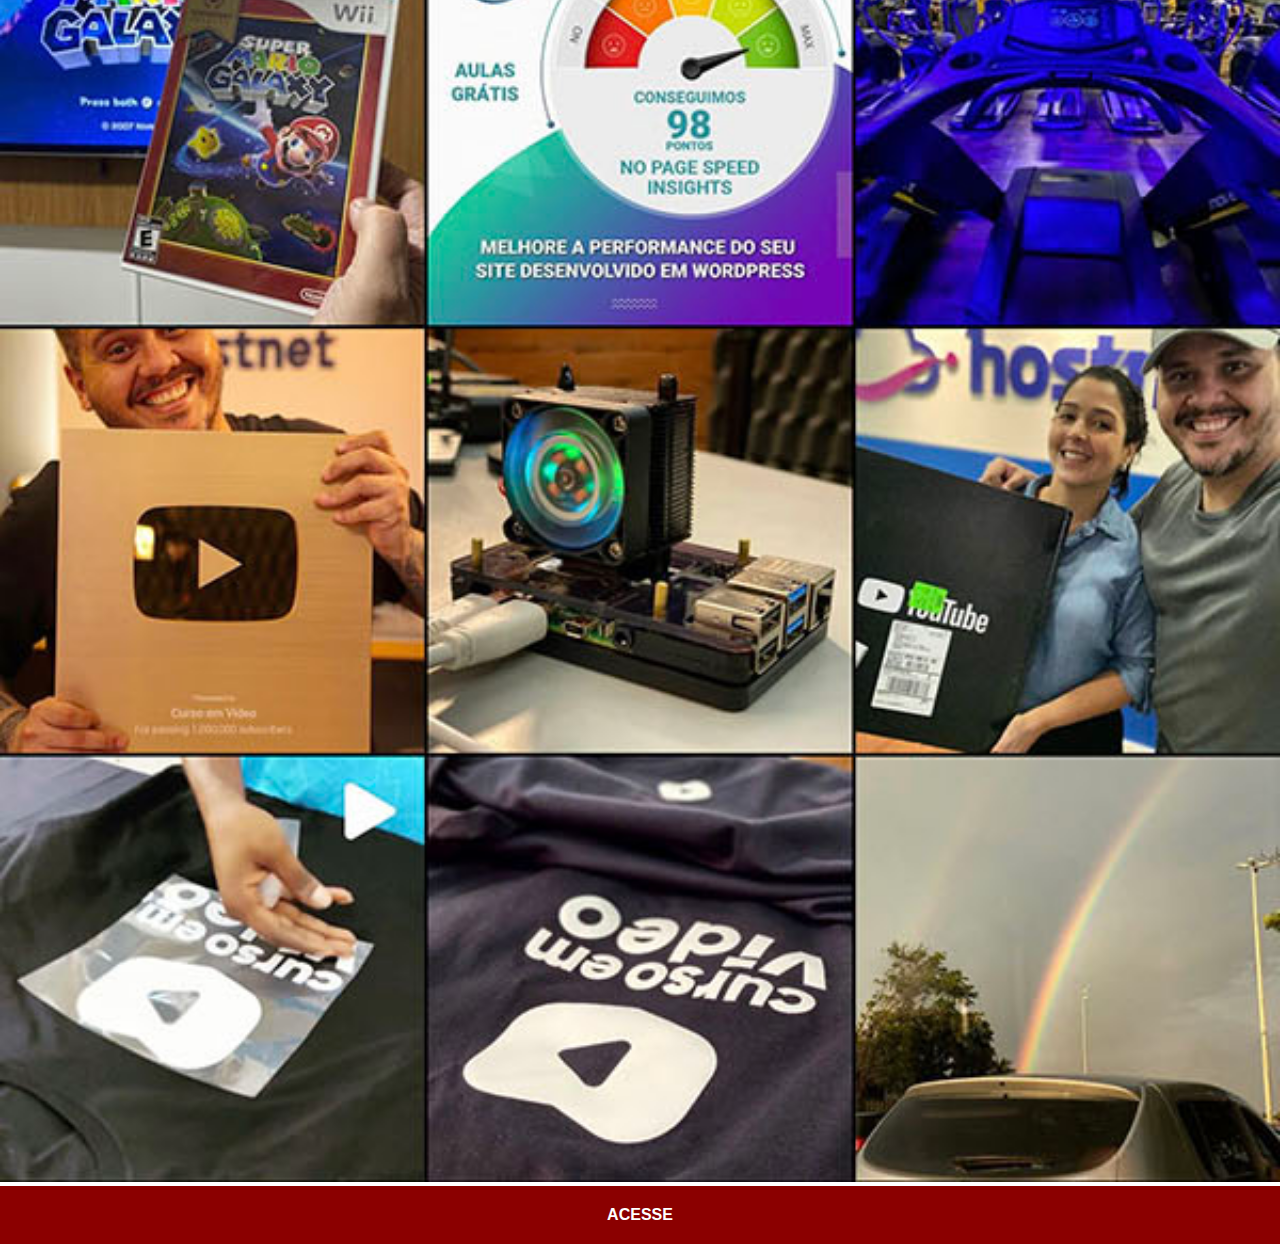
<file: instagram.html>
<!DOCTYPE html>
<html lang="pt-br">
<head>
    <meta charset="UTF-8">
    <meta name="viewport" content="width=device-width, initial-scale=1.0">
    <title>Instagram</title>
    <link rel="stylesheet" href="estilos/social.css">
</head>
<body>
    <img src="imagens/tela-instagram.jpg" alt="Instagram">
    <a href="https://www.instagram.com/gustavoguanabara/" target="_blank">ACESSE</a>
</body>
</html>
</file>
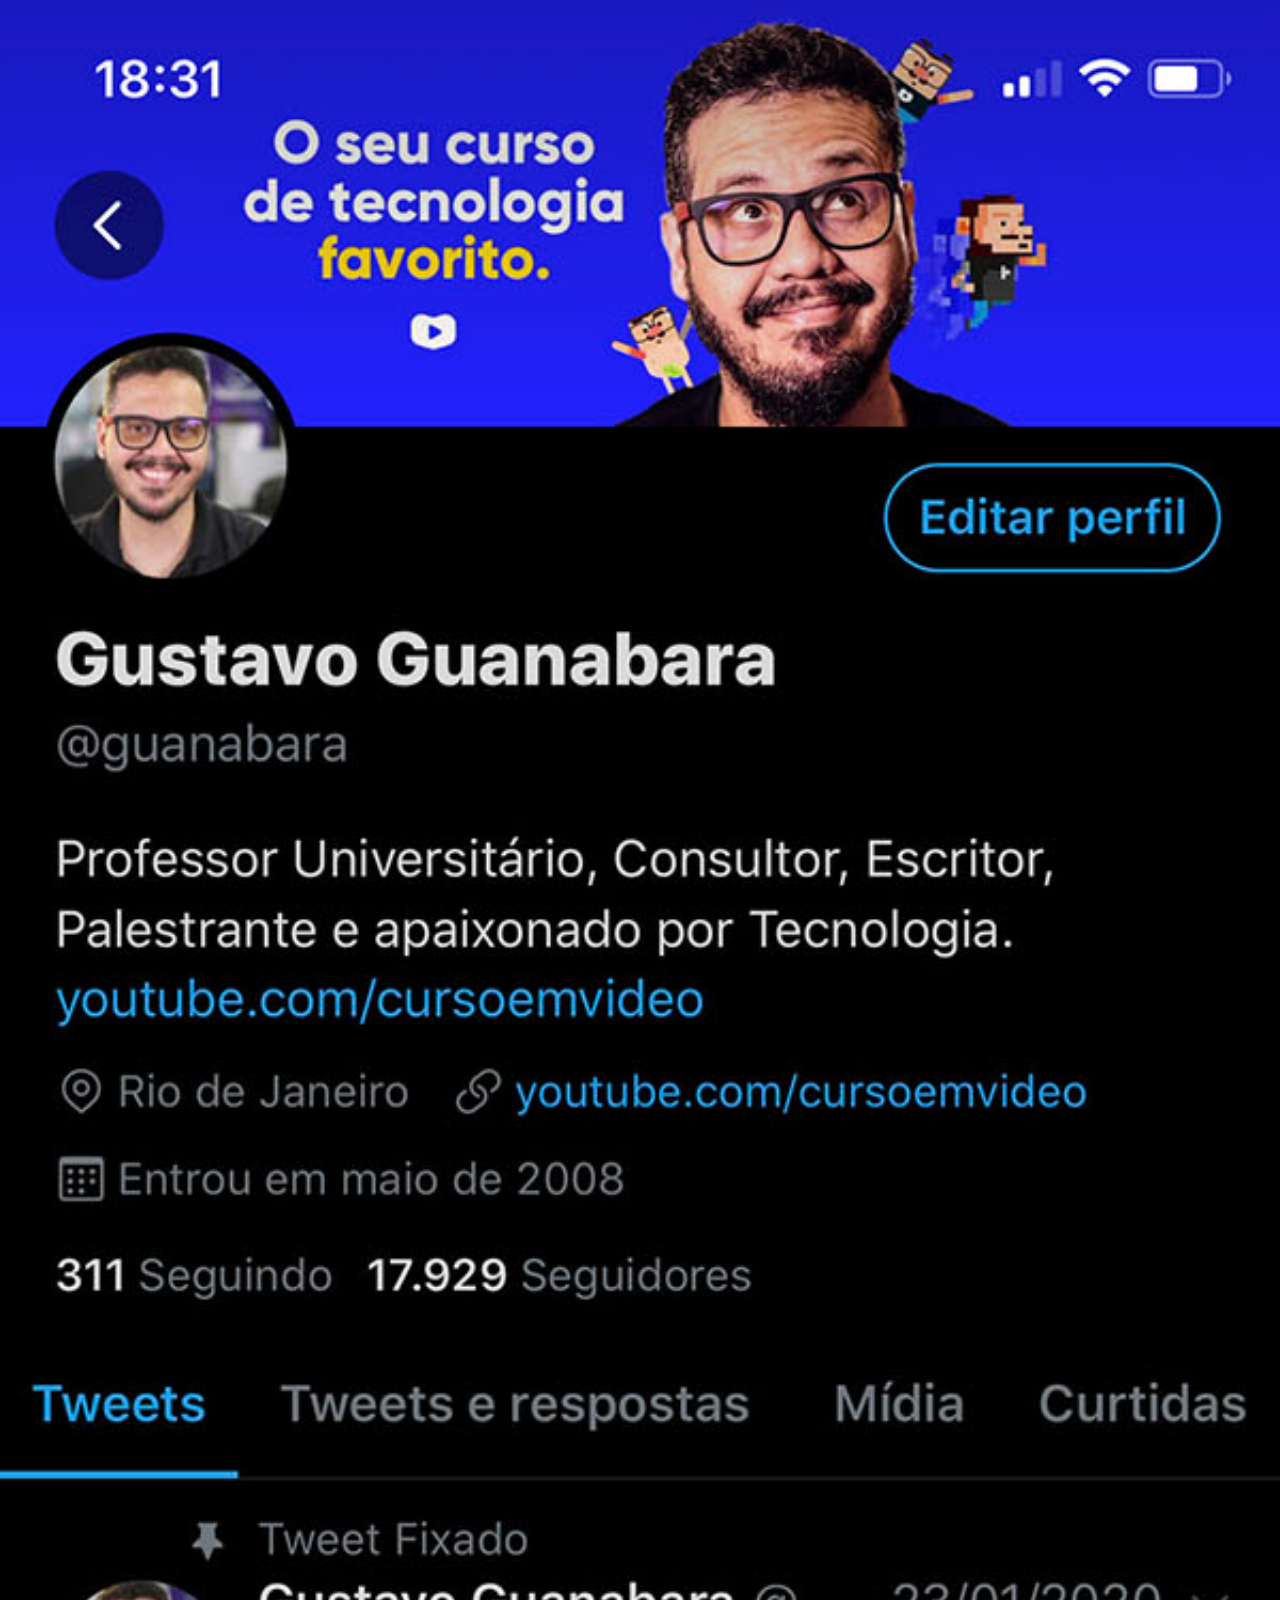
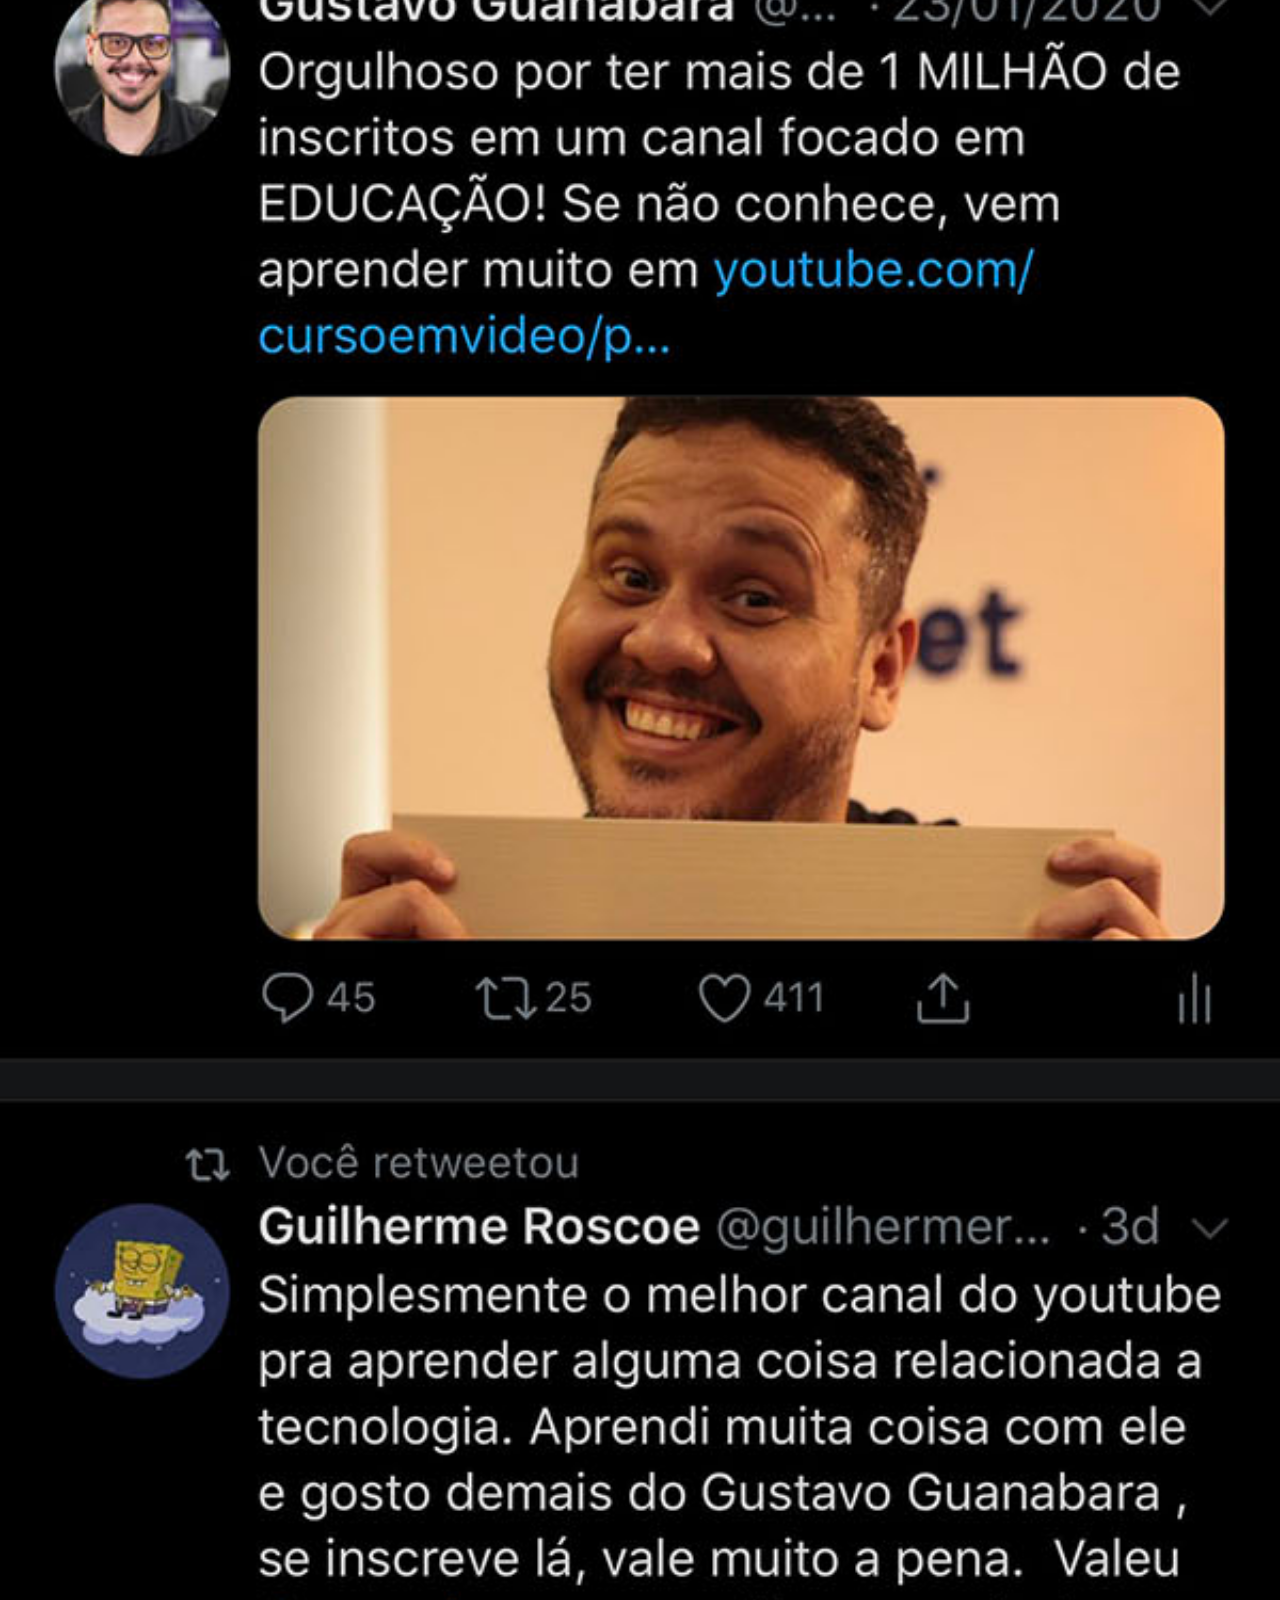
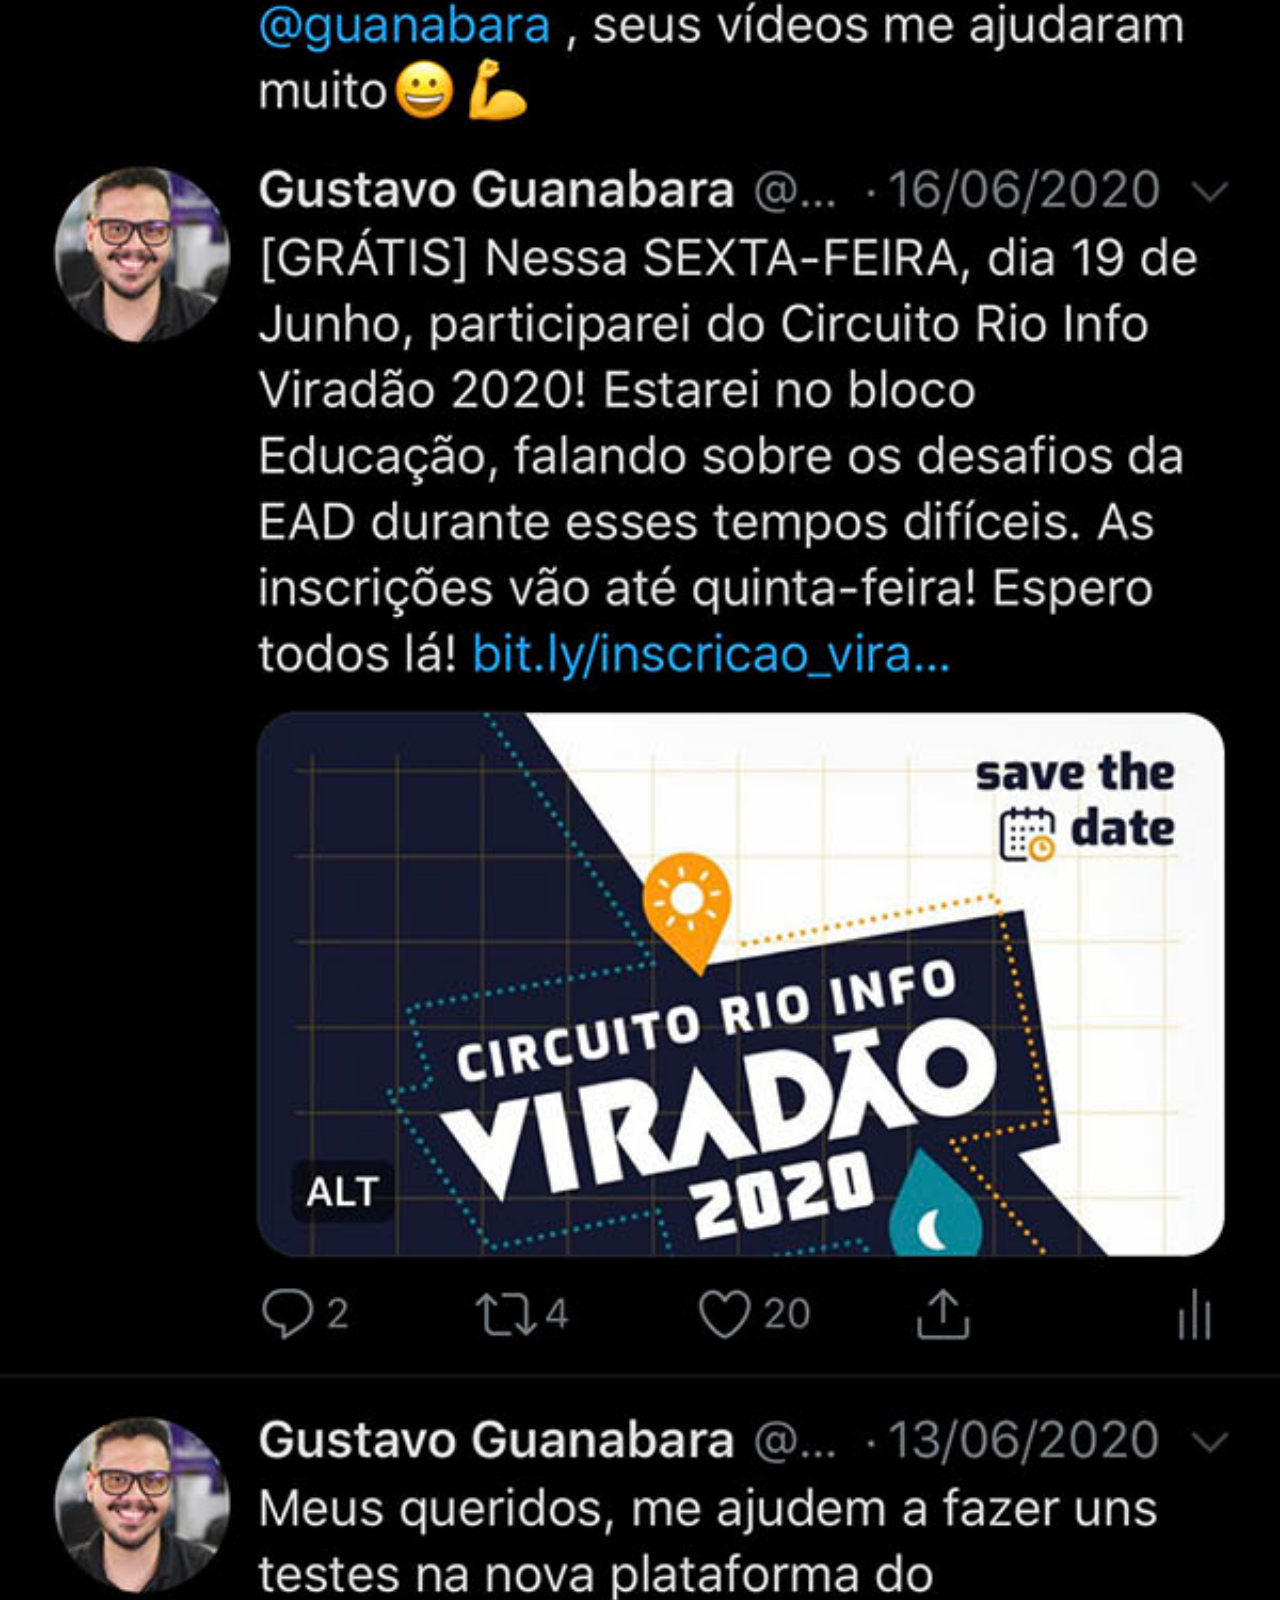
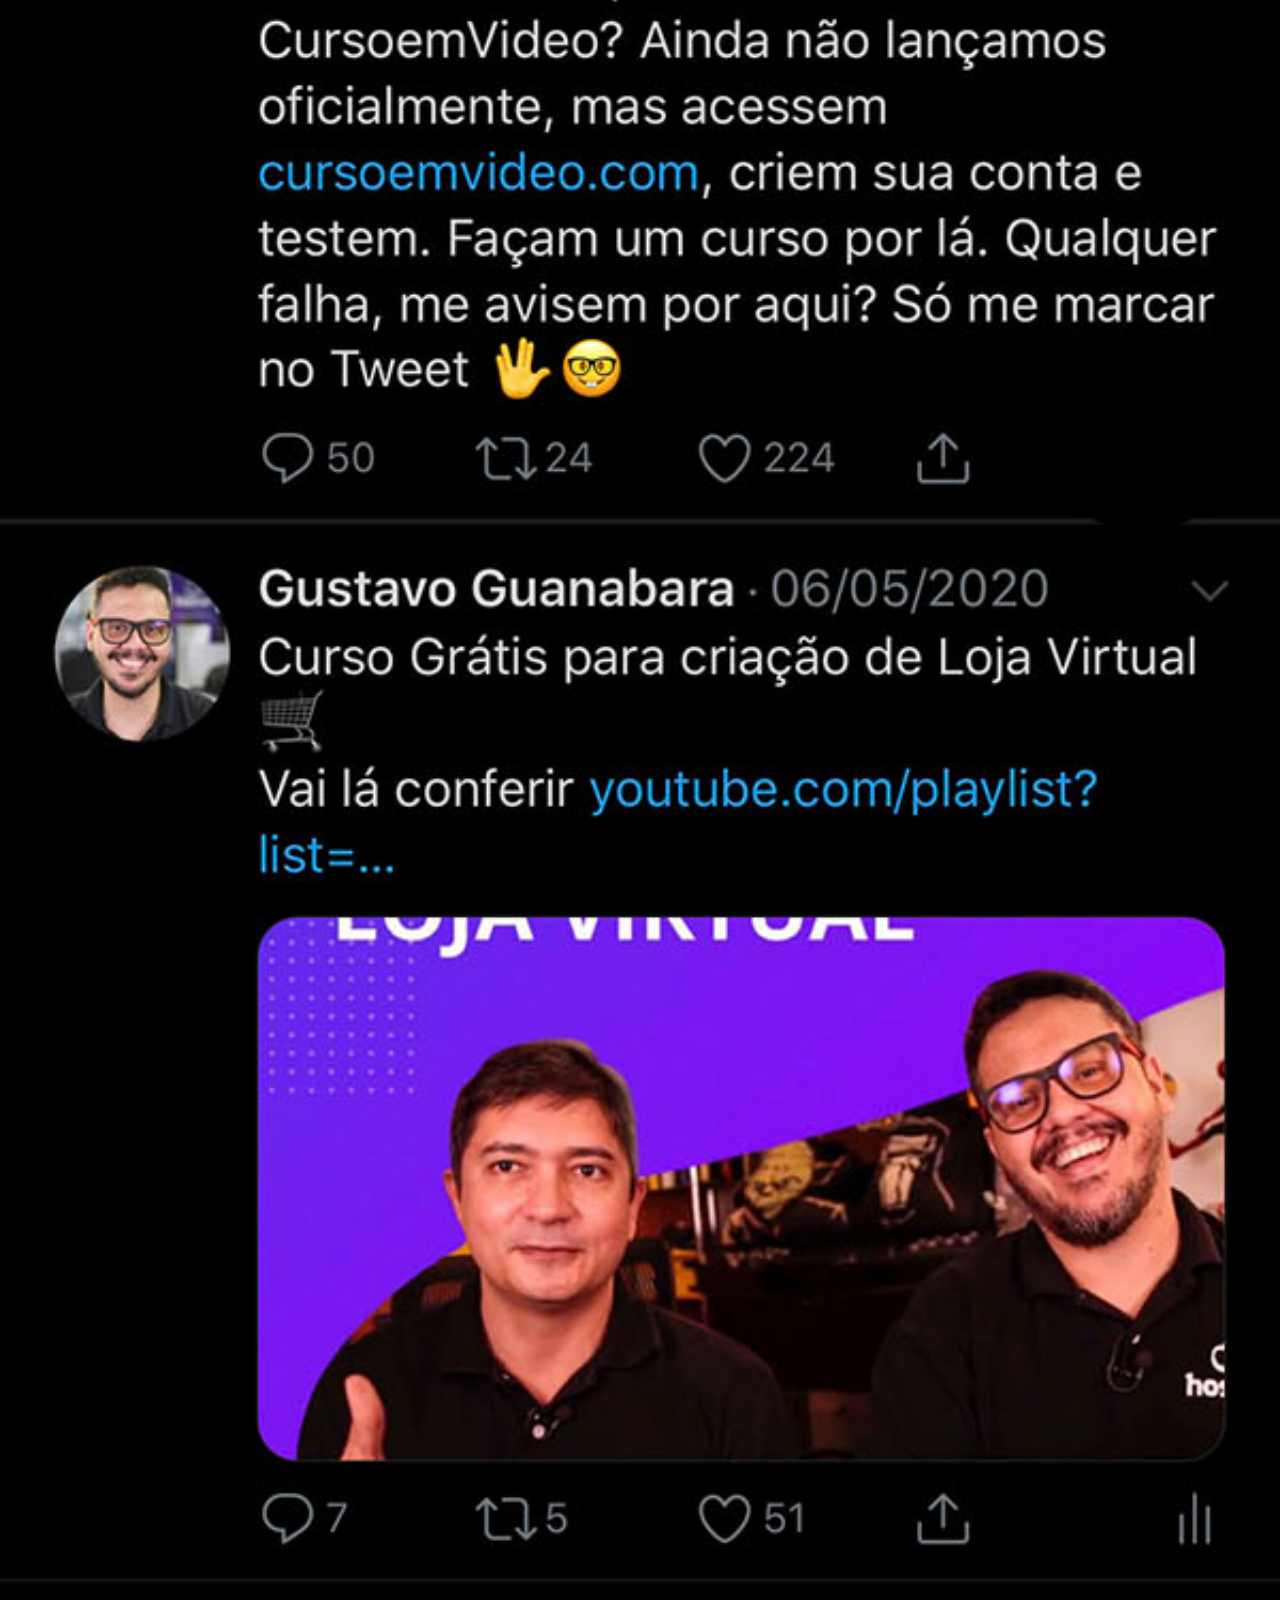
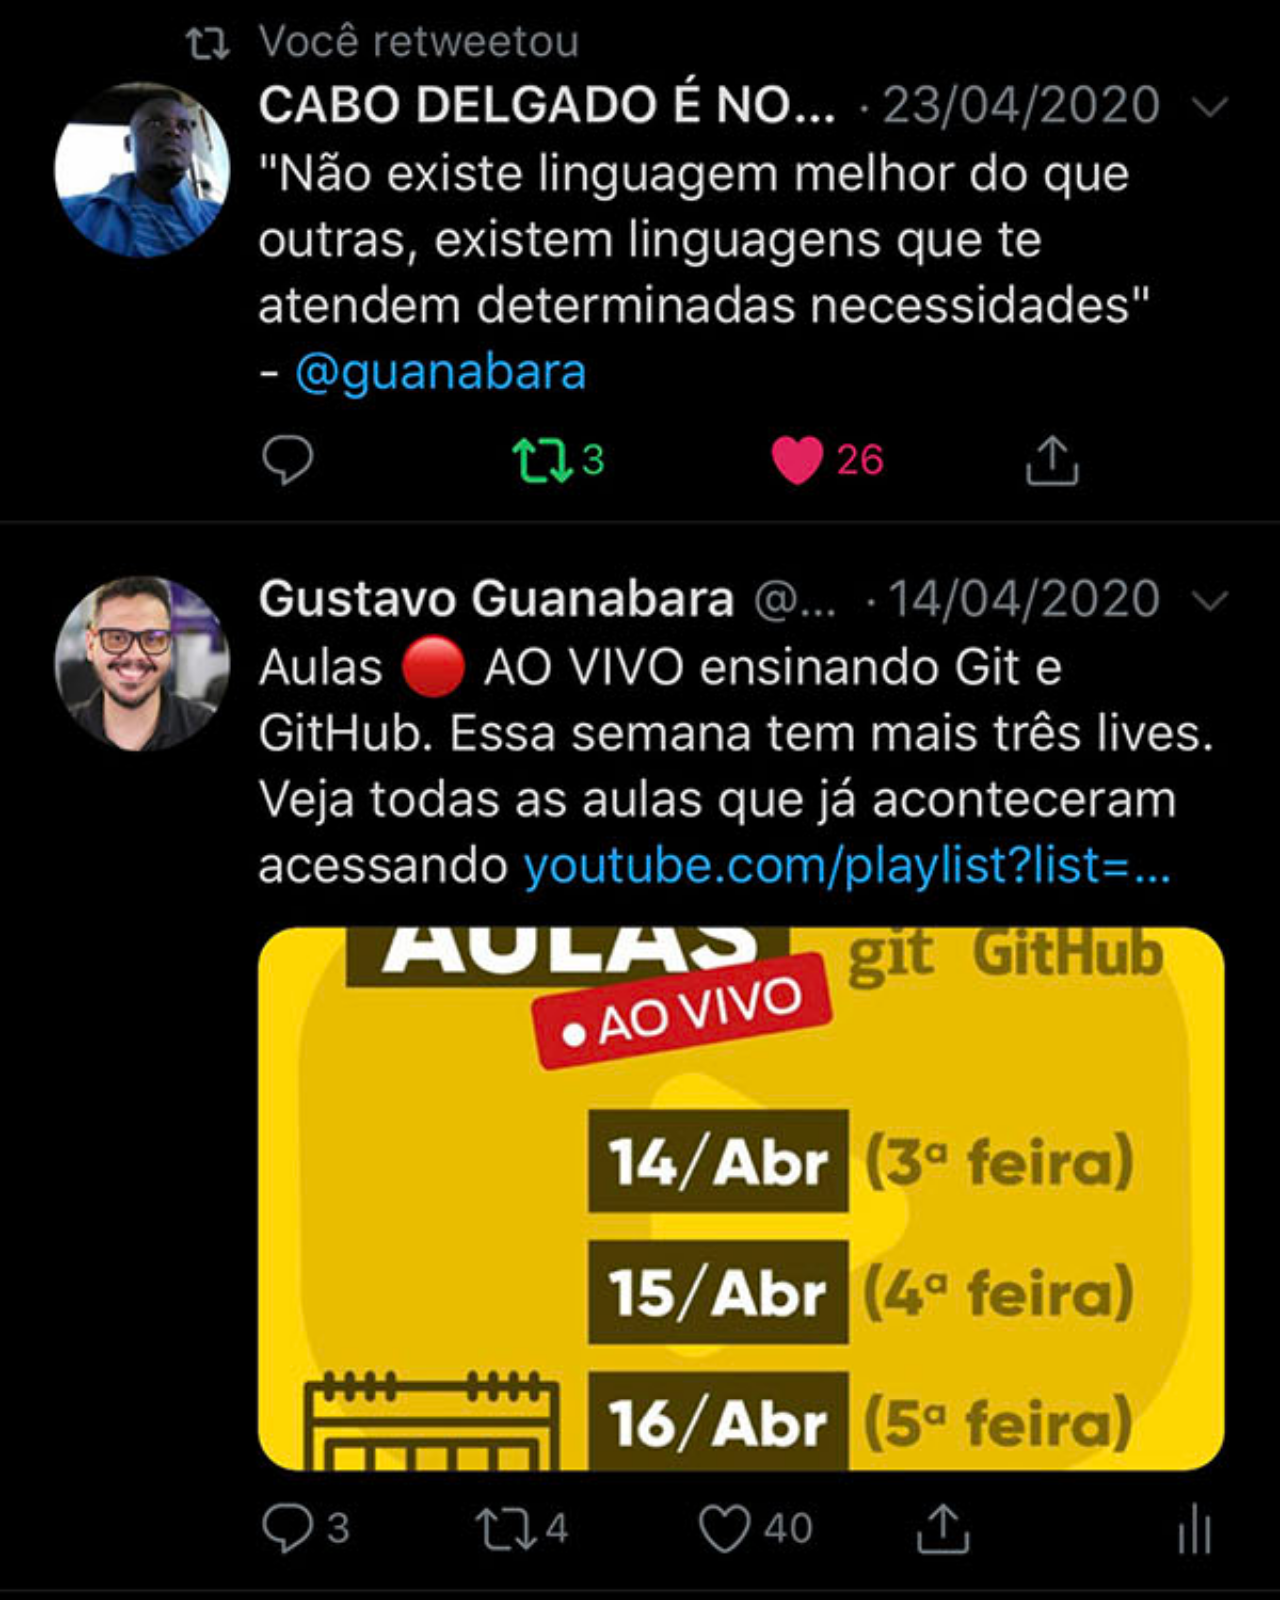
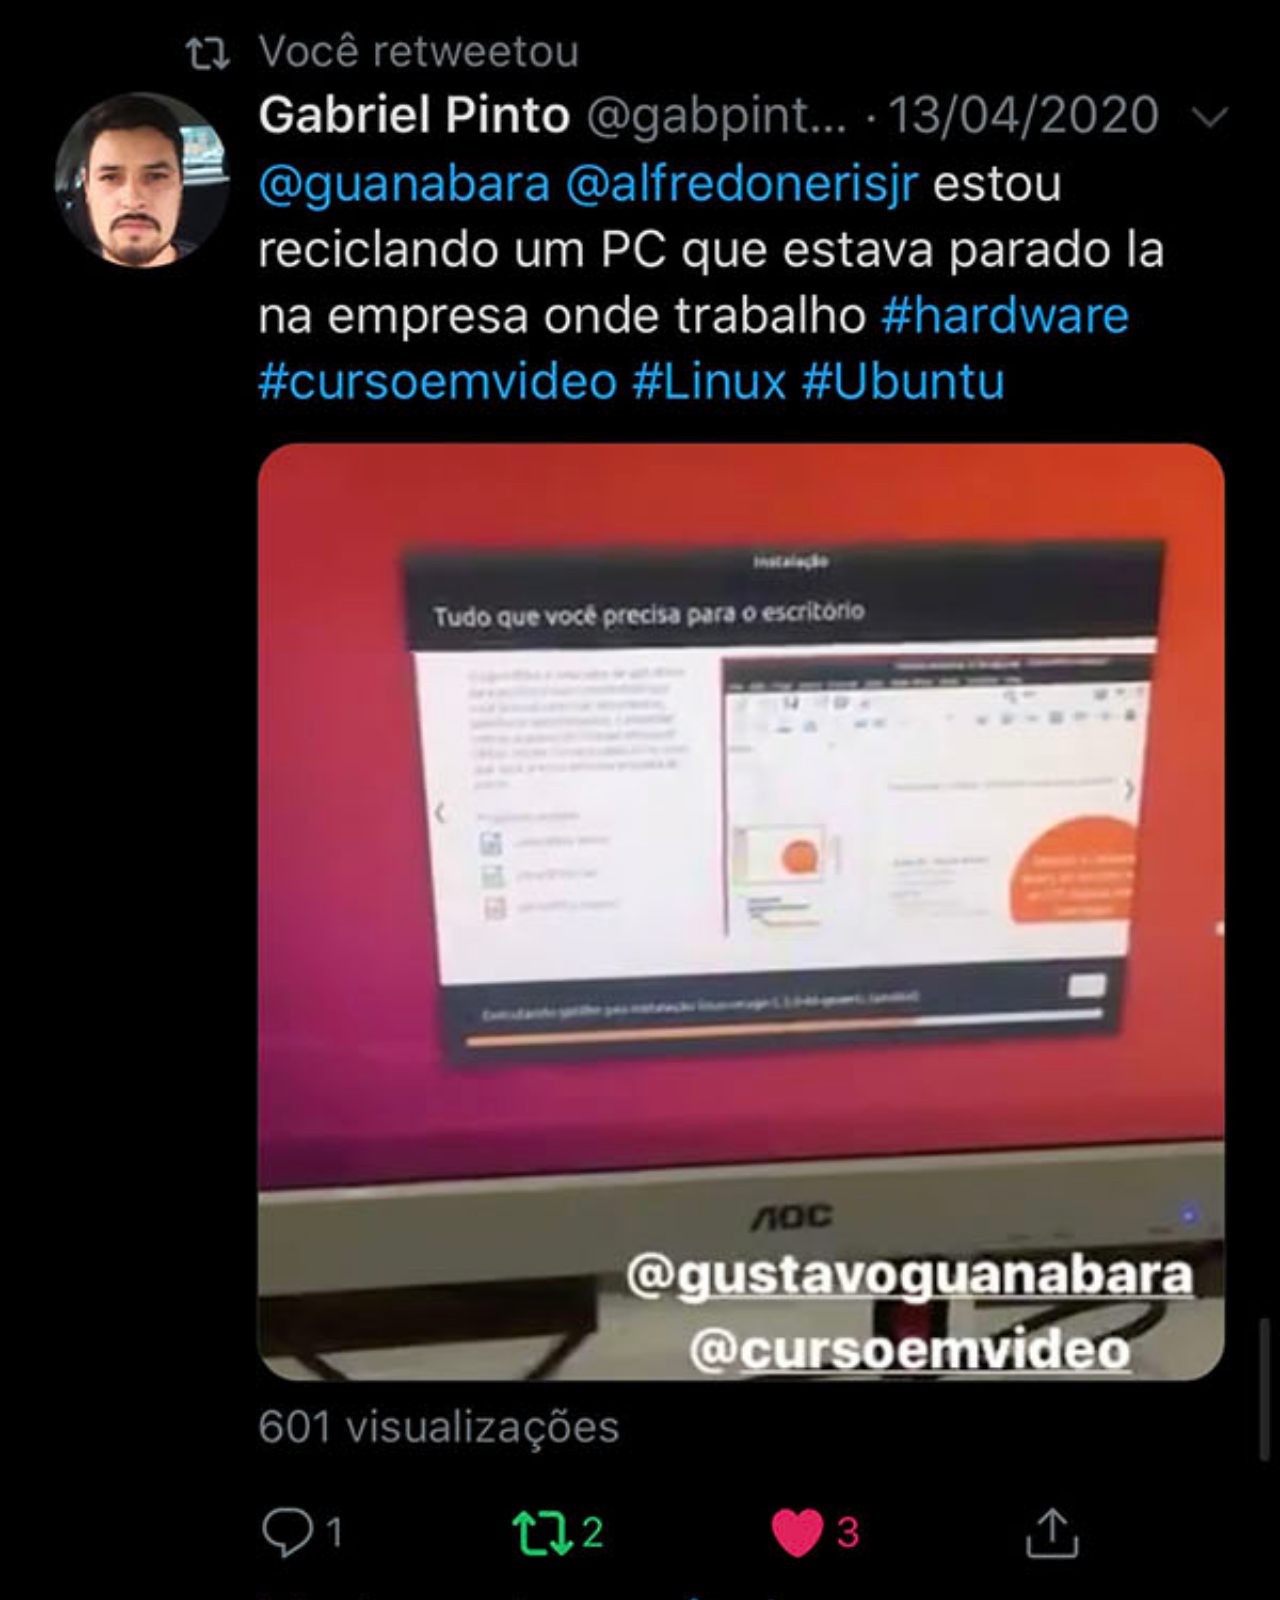
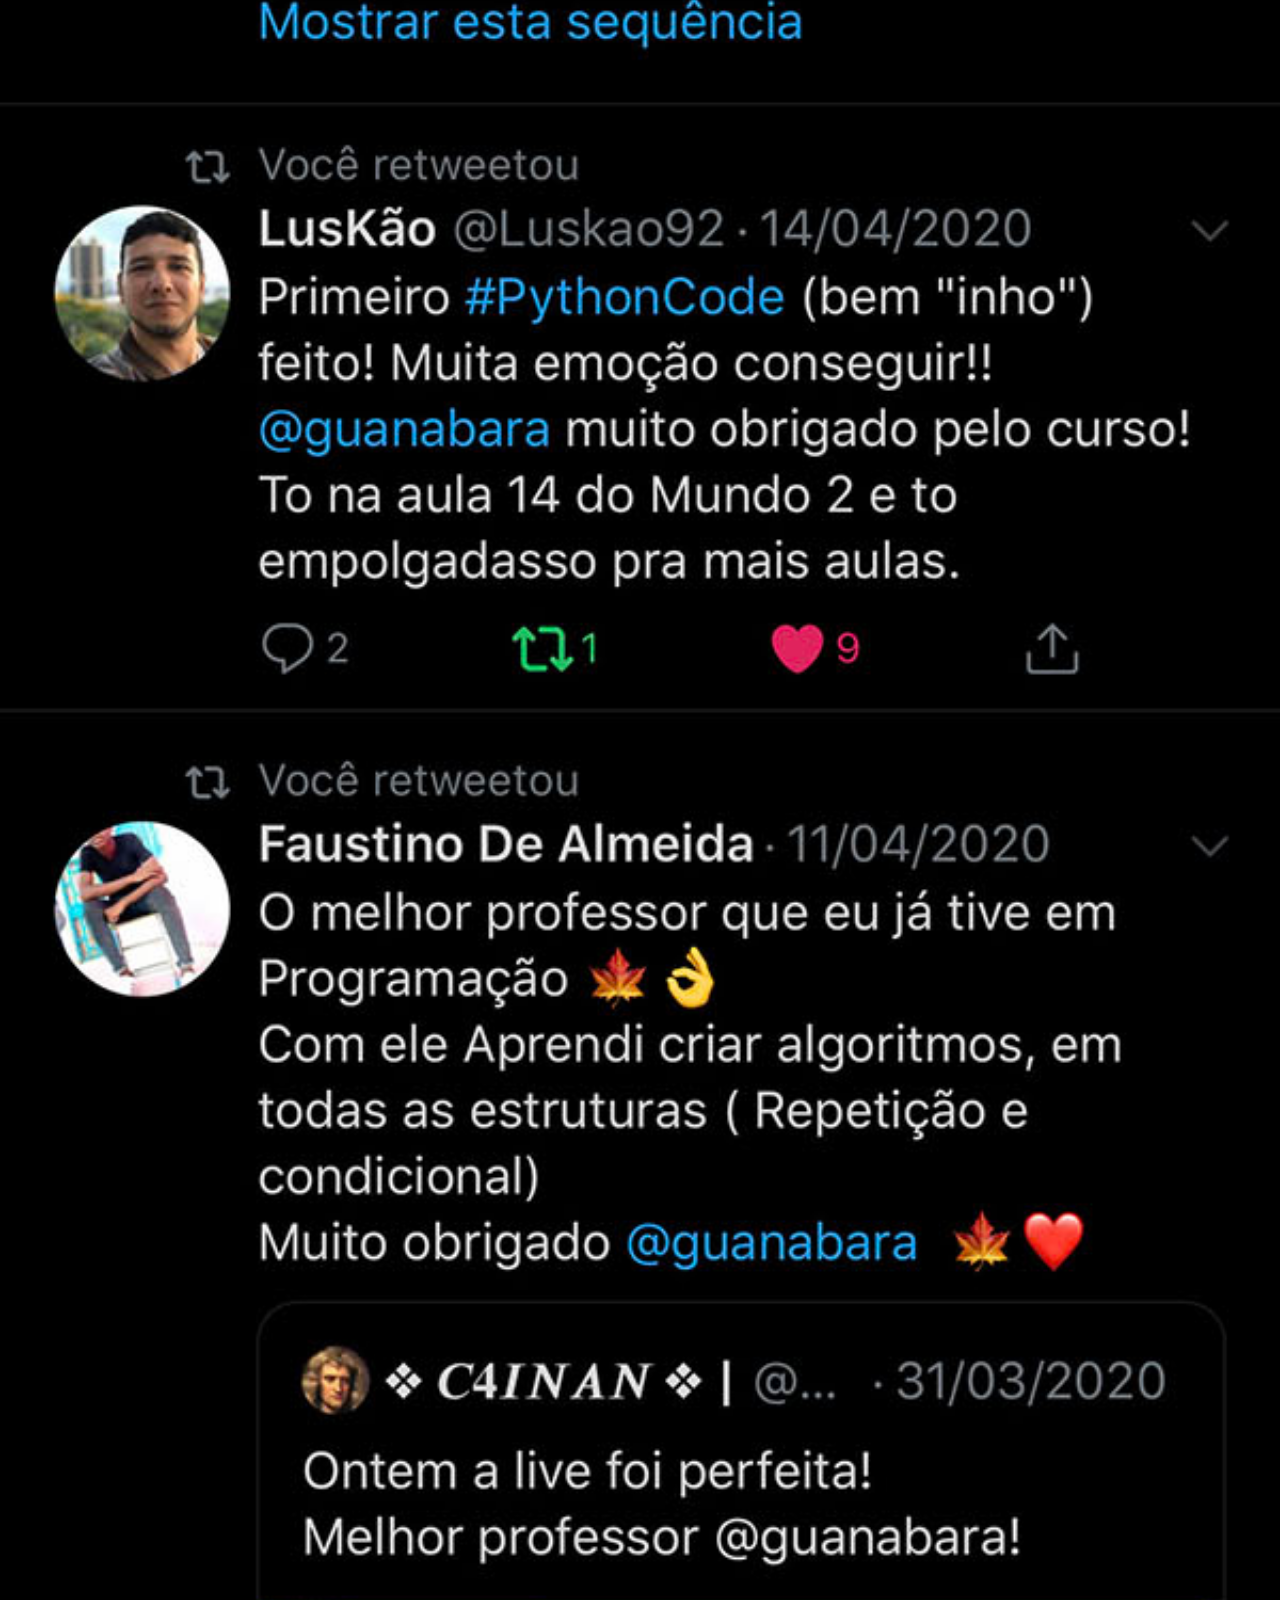
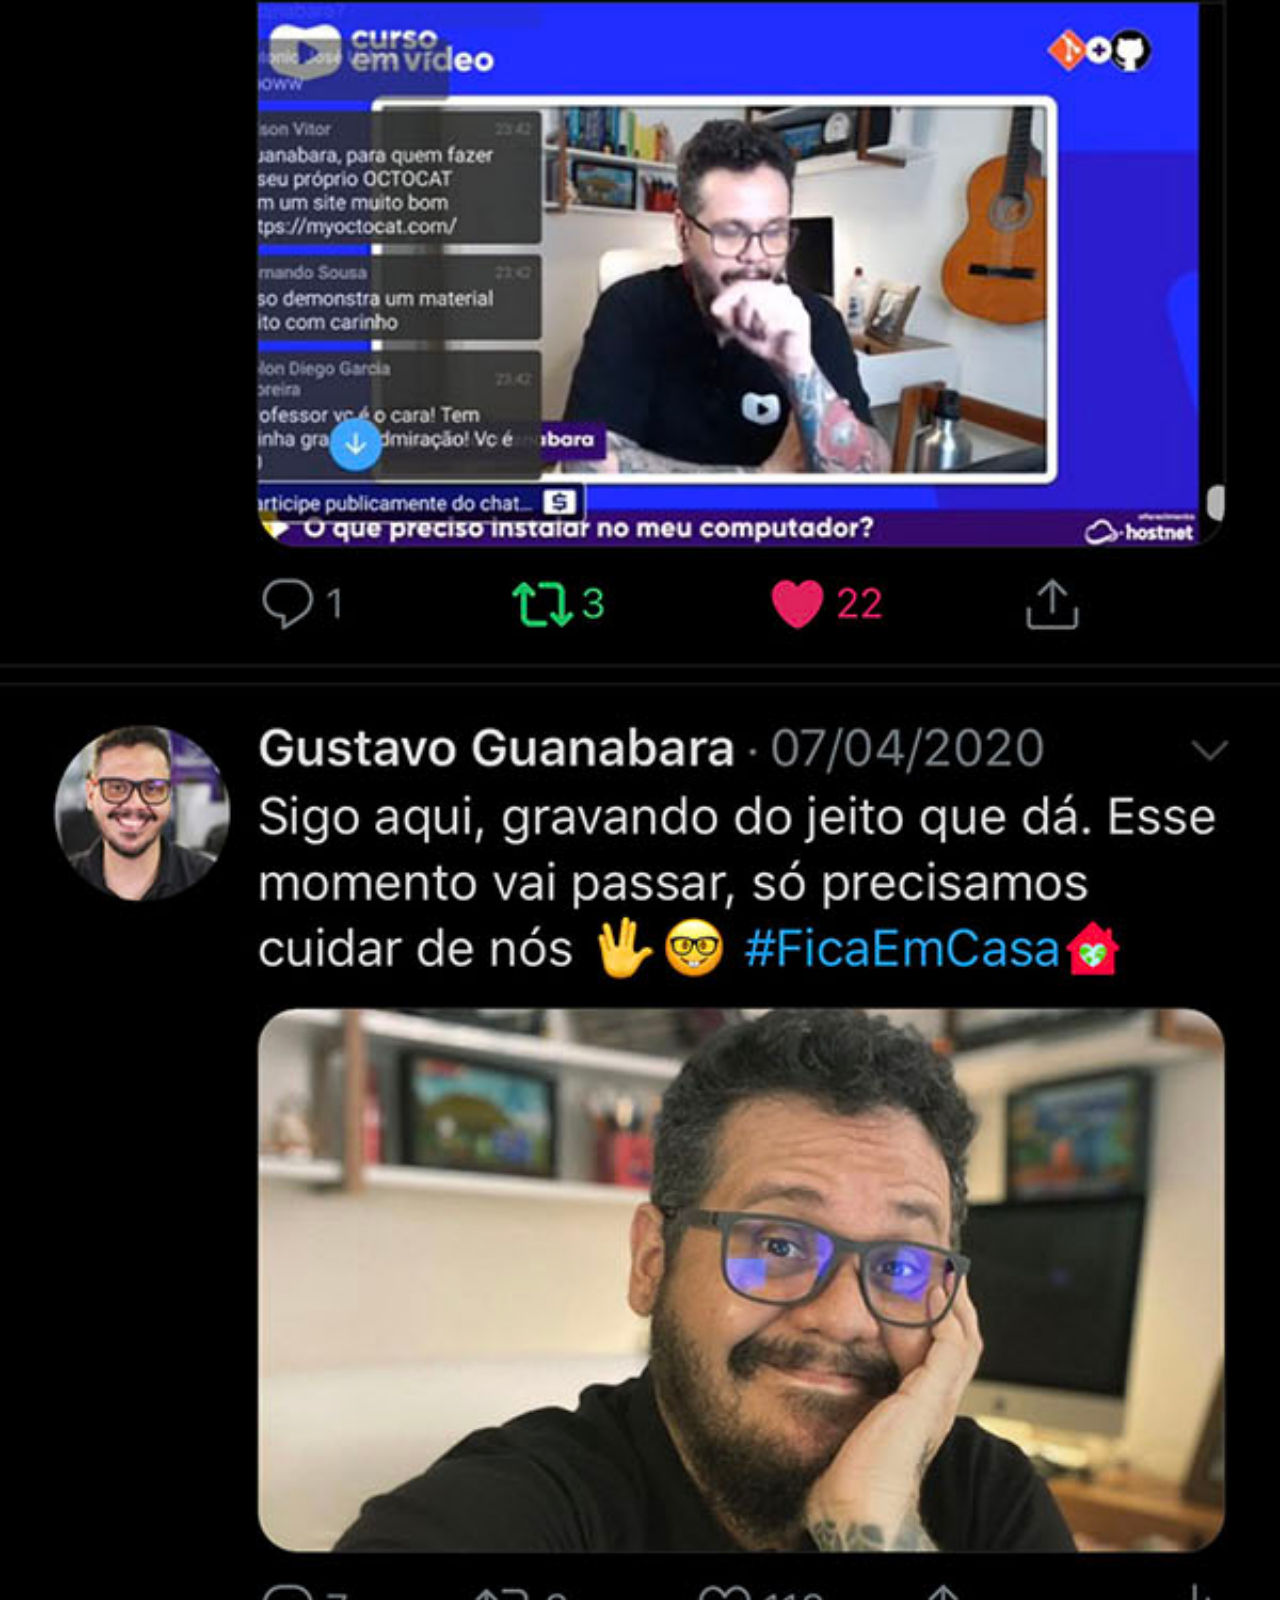
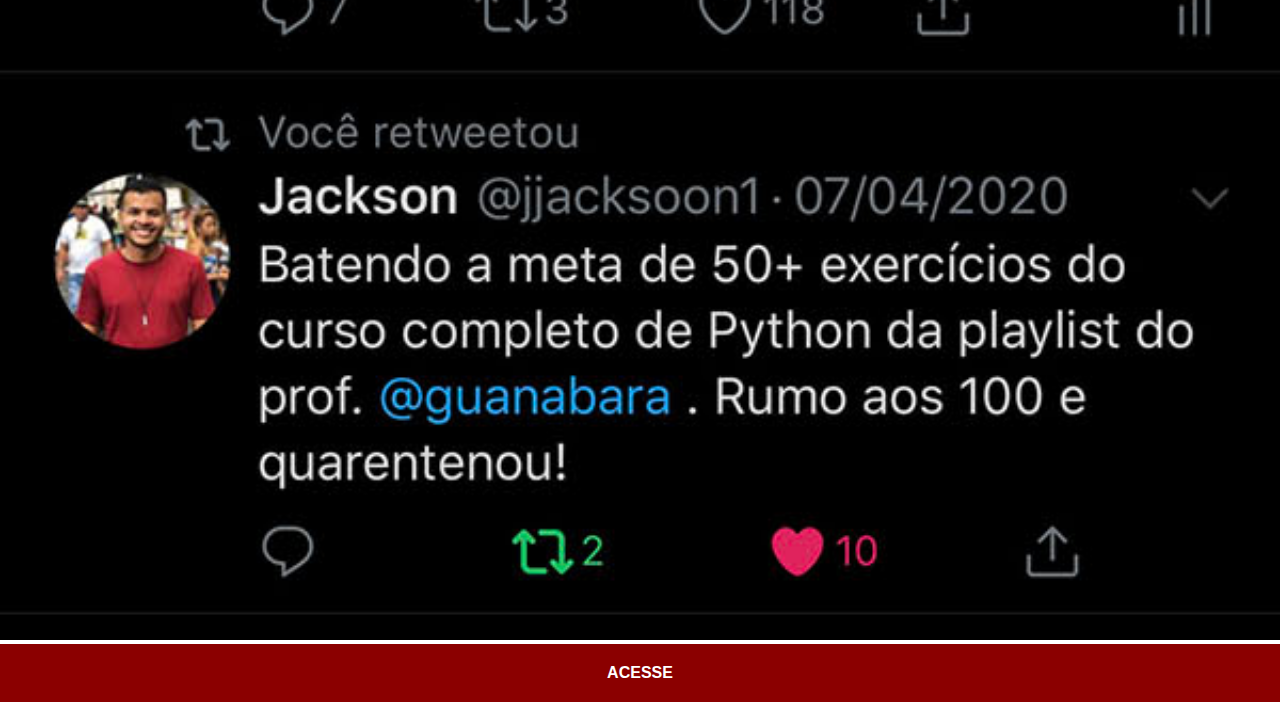
<file: twitter.html>
<!DOCTYPE html>
<html lang="pt-br">
<head>
    <meta charset="UTF-8">
    <meta name="viewport" content="width=device-width, initial-scale=1.0">
    <title>Twitter</title>
    <link rel="stylesheet" href="estilos/social.css">
</head>
<body>
    <img src="imagens/tela-twitter.jpg" alt="Twitter">
    <a href="https://twitter.com/guanabara?ref_src=twsrc%5Egoogle%7Ctwcamp%5Eserp%7Ctwgr%5Eauthor" target="_blank">ACESSE</a>
</body>
</html>
</file>
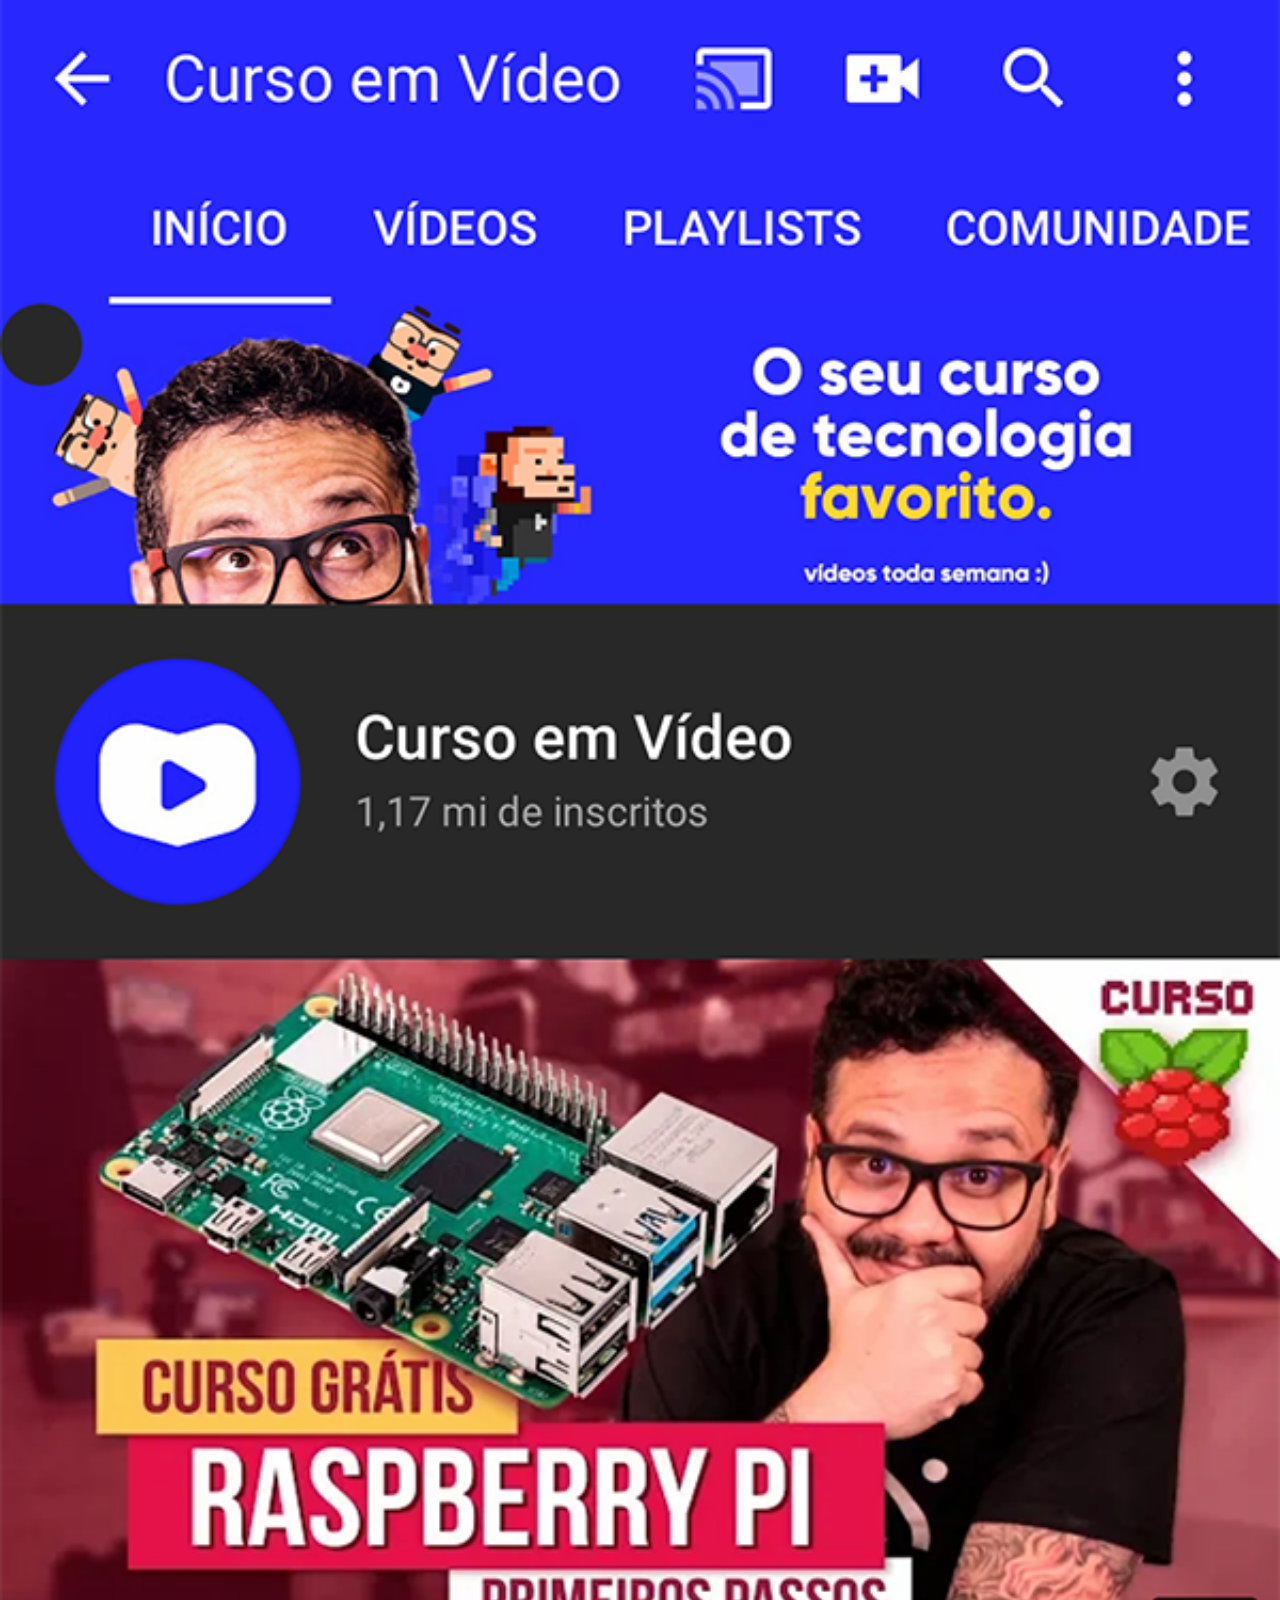
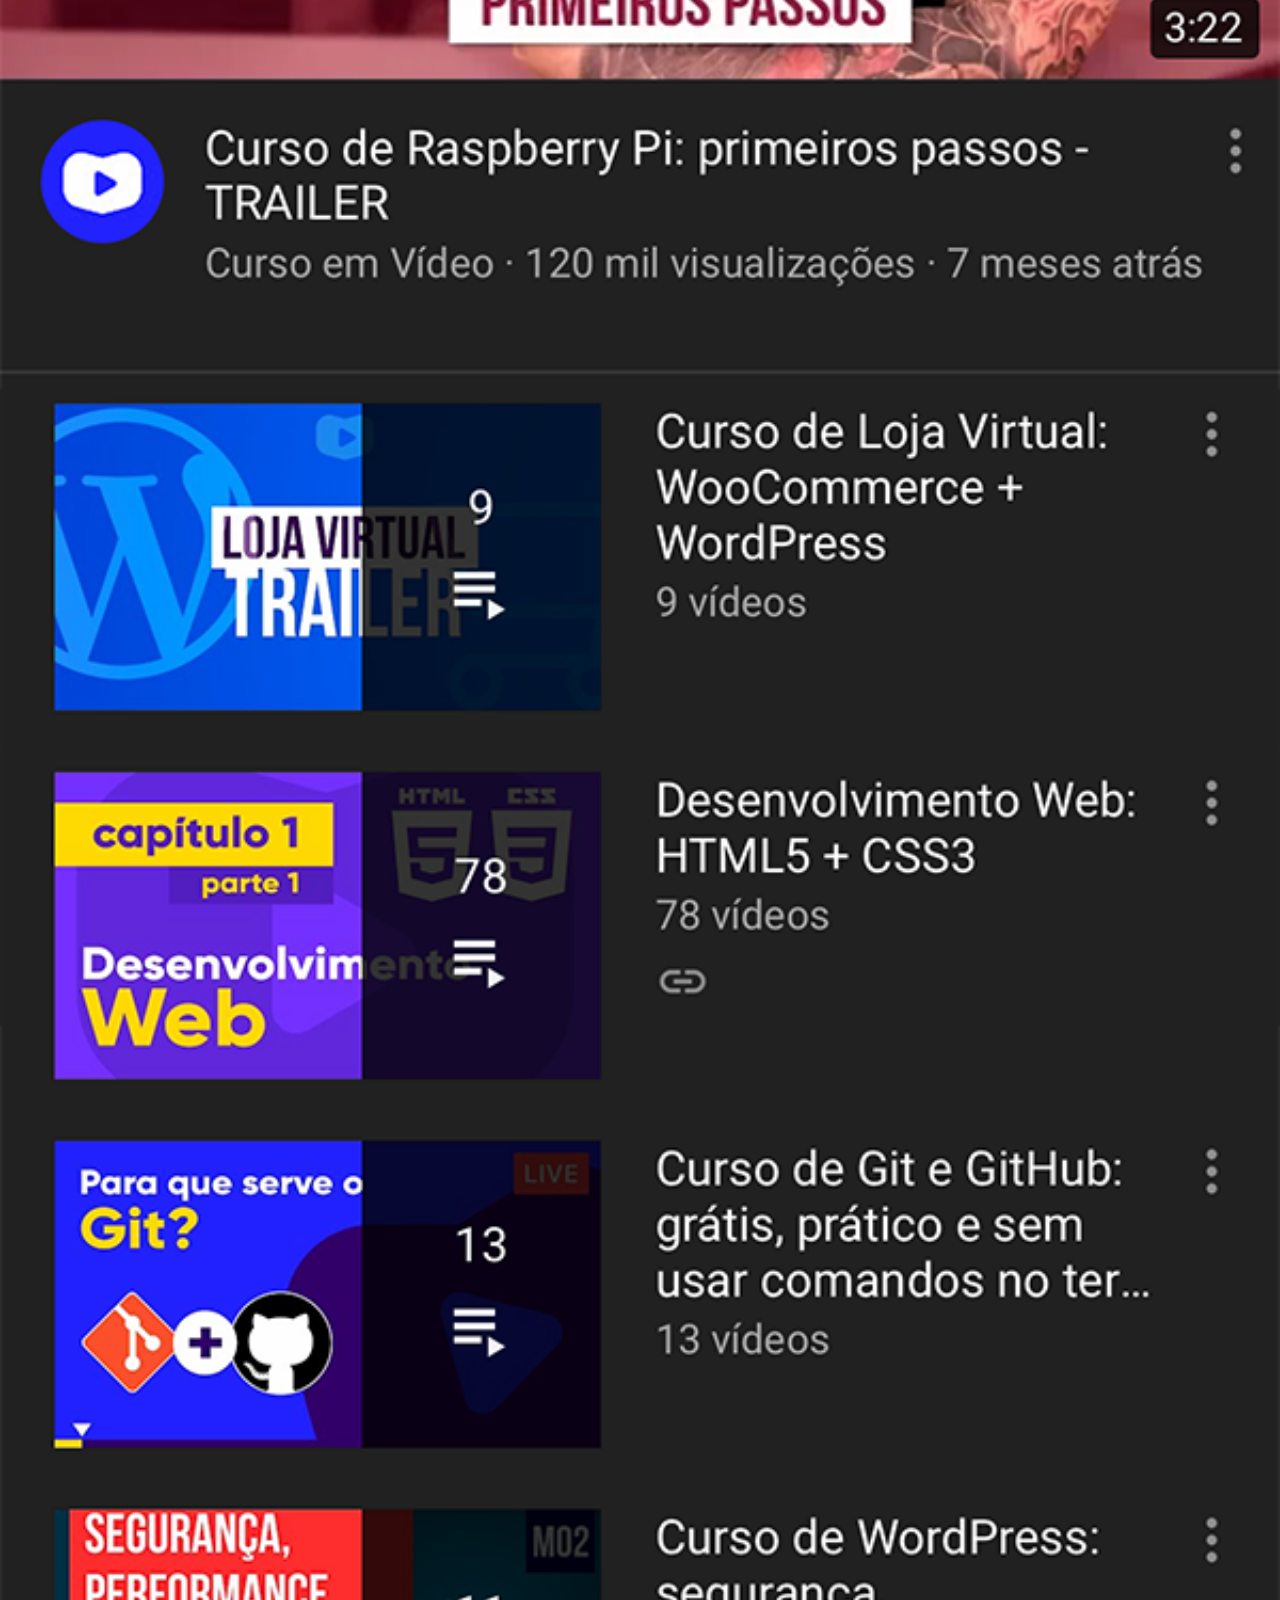
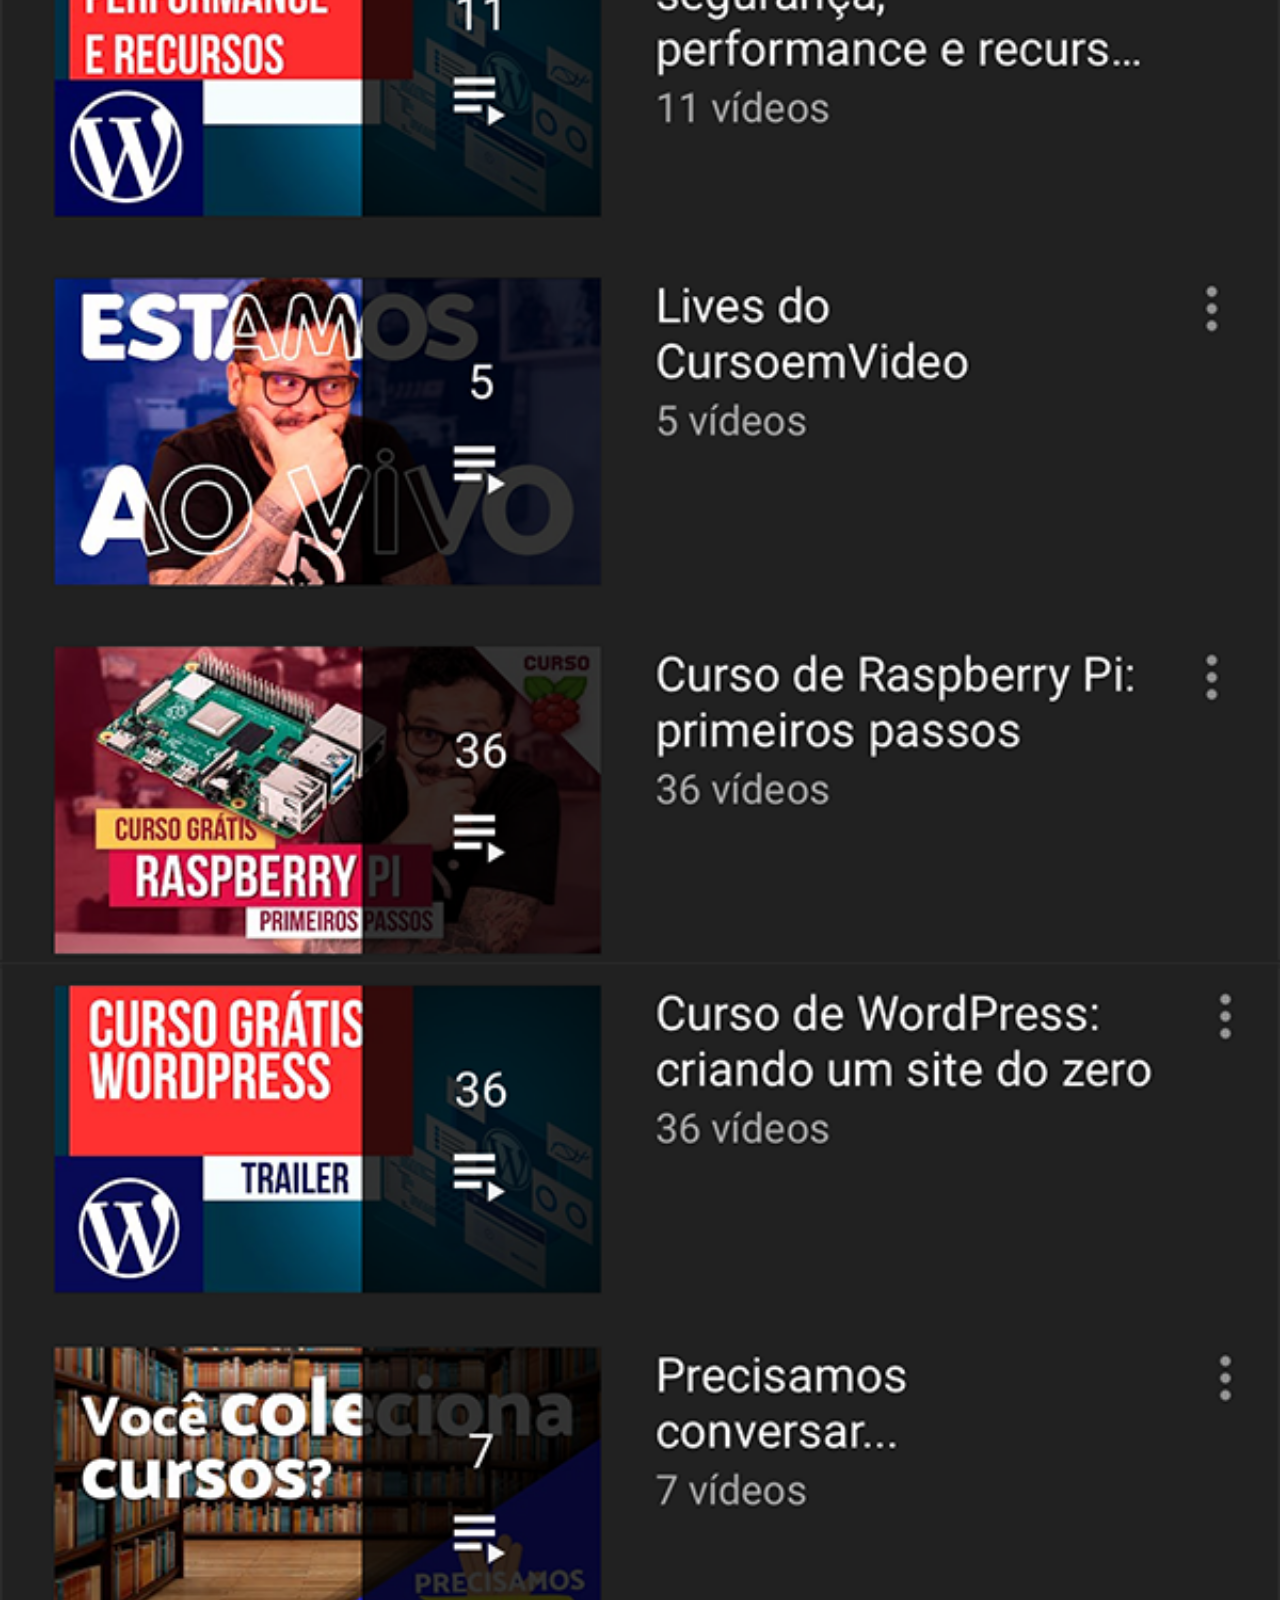
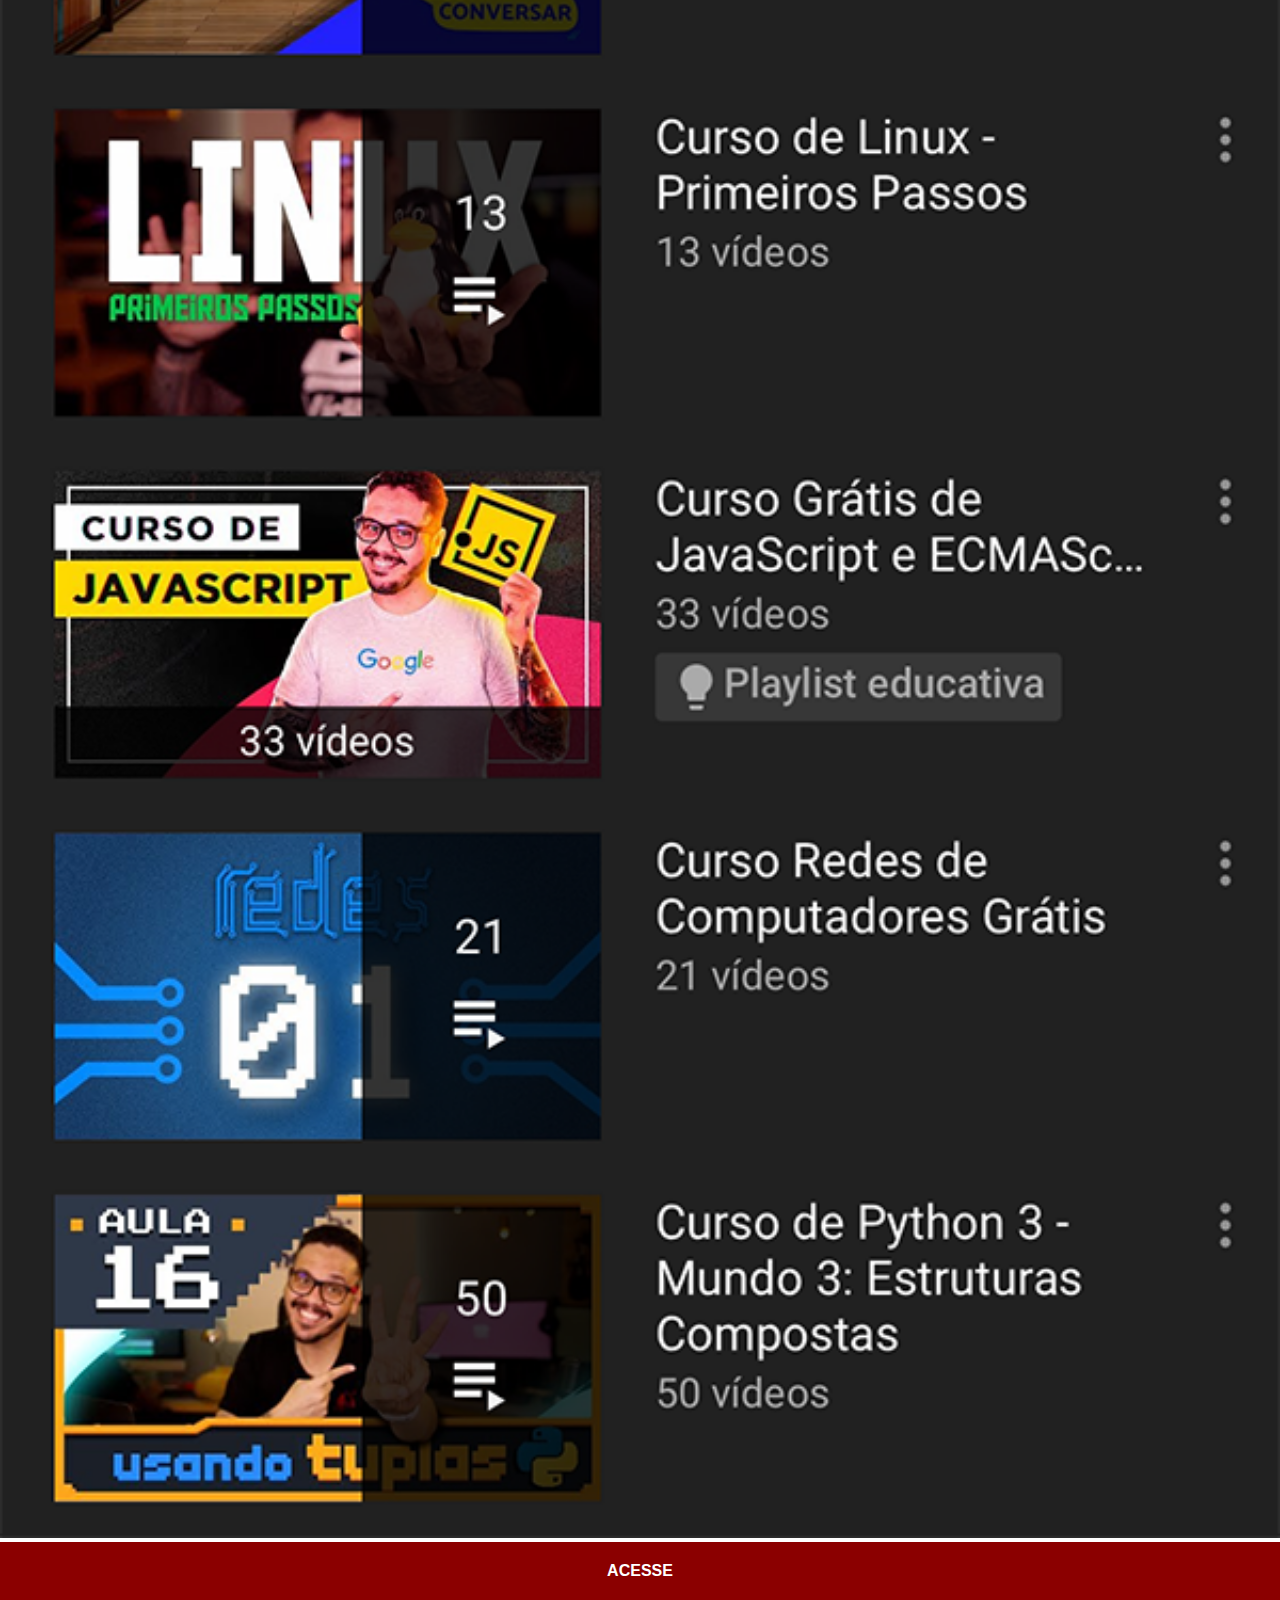
<file: youtube.html>
<!DOCTYPE html>
<html lang="pt-br">
<head>
    <meta charset="UTF-8">
    <meta name="viewport" content="width=device-width, initial-scale=1.0">
    <title>Youtube</title>
    <link rel="stylesheet" href="estilos/social.css">
</head>
<body>
    <img src="imagens/tela-youtube.png" alt="Youtube">
    <a href="https://www.youtube.com/@CursoemVideo/playlists" target="_blank">ACESSE</a>
</body>
</html>
</file>
<file: estilos/style.css>
@charset "UTF-8";

* {
   margin: 0px;
   padding: 0px;
   font-family: Arial, Helvetica, sans-serif;
}

html, body {
    height: 100vh;
    width: 100vw;
    background-color: black;
}

body {
    background: url('../imagens/fundo-madeira.jpg') no-repeat top center;
    background-size: cover;
    background-attachment: fixed;
}

main {
    height: 100vh;
    position: relative;
    
}

section#telefone {
    position:absolute;
    top: 50%;
    left: 50%;
    transform: translate(-50% , -50%);
    
    height: 627px;
    width: 311px;
    background:  url('../imagens/frame-iphone.png') no-repeat;
}

iframe#tela {
    position: relative;
    top: 80px;
    left: 22px;
    width: 269px;
    height: 471px;
}

section#redes-sociais {
    text-align: right;
}

section#redes-sociais img {
    width: 50px;
    margin: 10px;
    border-radius: 50%;
    box-shadow: 2px 2px 5px rgba(0, 0, 0, 0.404);   
    box-sizing: border-box;
}

section#redes-sociais img:hover {
    border: 2px solid rgba(255, 255, 255, 0.637);
    transform: translate(-3px -3px);
    box-shadow: 5px 5px 10px rgba(0, 0, 0, 0.63);
    transition: transform .3s border 1s;
}
</file>
<file: estilos/social.css>
@charset "UTF-8";

*{
    margin: 0px;
    padding: 0px;
    font-family: Arial, Helvetica, sans-serif;
}

::-webkit-scrollbar {
    width: 0px;
    height: 0px;
}

img {
    width: 100vw;
}

a {
    display: block;
    background-color: darkred;
    color: white;
    padding: 20px;
    text-align: center;
    font-weight: bolder;
    text-decoration: none;
}

a:hover {
    background-color: red;
}
</file>
